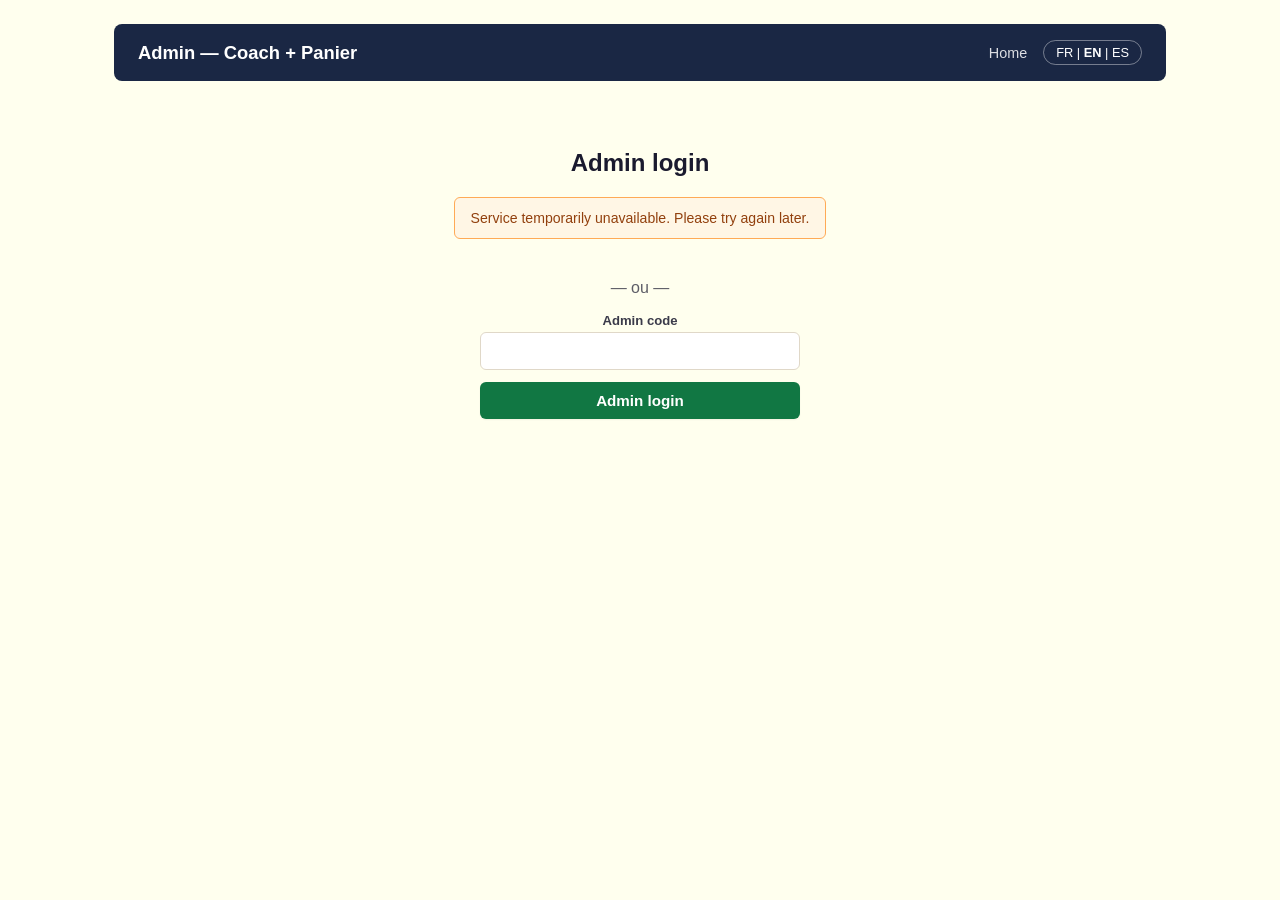
<file: admin/index.html>
<!DOCTYPE html>
<html lang="fr">
<head>
<meta charset="utf-8">
<meta name="viewport" content="width=device-width, initial-scale=1">
<link rel="icon" id="wl-favicon" type="image/svg+xml" href="/shared/icons/default.svg">
<title>Admin</title>
<link rel="stylesheet" href="../shared/ui.css">
</head>
<body>
<div class="wl-app">
  <header class="wl-header">
    <div class="wl-brand">
      <div class="wl-brand-name">Admin — Coach + Panier</div>
    </div>
    <nav class="wl-nav">
      <a href="../" data-i18n="home">Accueil</a>
      <span id="wl-user-info" class="wl-hidden">
        &nbsp;<a href="#" id="wl-signout" data-i18n="sign_out">Déconnexion</a>
      </span>
      <button class="wl-lang-toggle" id="wl-lang-btn" type="button">FR | EN | ES</button>
    </nav>
  </header>

  <section id="wl-signin-section" class="wl-signin-box">
    <h1 data-i18n="admin_login">Connexion admin</h1>
    <div id="wl-gsi-btn"></div>
    <p style="margin-top:24px;opacity:0.7">— ou —</p>
    <form id="wl-code-form" class="wl-form" style="margin:0 auto;max-width:320px">
      <div class="wl-field">
        <label data-i18n="admin_code">Code admin</label>
        <input type="password" name="code" required>
      </div>
      <button type="submit" class="wl-btn wl-btn-block" data-i18n="admin_login">Connexion admin</button>
    </form>
    <div id="wl-signin-error"></div>
  </section>

  <section id="wl-app-section" class="wl-hidden">
    <div class="wl-section">
      <h2 data-i18n="partners">Partenaires</h2>
      <div id="wl-partners-table"></div>
    </div>

    <div class="wl-section">
      <h2 id="wl-partner-form-title" data-i18n="new_partner">Nouveau partenaire</h2>
      <div id="wl-new-partner-result"></div>
      <form id="wl-new-partner-form" class="wl-form">
        <div class="wl-form-grid">
          <div class="wl-field">
            <label data-i18n="sponsor_name">Nom</label>
            <input type="text" name="name" required>
          </div>
          <div class="wl-field">
            <label data-i18n="partner_type_label">Type</label>
            <select name="type" required>
              <option value="both" data-i18n="product_type_both">Coach + Panier</option>
              <option value="coach" data-i18n="product_type_coach_only">Coach seulement</option>
              <option value="panier" data-i18n="product_type_panier_only">Panier seulement</option>
            </select>
          </div>
          <div class="wl-field">
            <label data-i18n="tagline_label_fr">Slogan (français)</label>
            <input type="text" name="tagline_fr" maxlength="120">
          </div>
          <div class="wl-field">
            <label data-i18n="tagline_label_en">Slogan (anglais)</label>
            <input type="text" name="tagline_en" maxlength="120">
          </div>
          <div class="wl-field">
            <label data-i18n="tagline_label_es">Slogan (espagnol)</label>
            <input type="text" name="tagline_es" maxlength="120">
          </div>
          <div class="wl-field full">
            <label data-i18n="sponsor_logo">URL du logo</label>
            <input type="url" name="logo_url">
          </div>
          <div class="wl-field">
            <label data-i18n="primary_color_label">Couleur primaire</label>
            <input type="color" name="primary" value="#117743">
          </div>
          <div class="wl-field">
            <label data-i18n="accent_color_label">Couleur accent</label>
            <input type="color" name="accent" value="#0d5a33">
          </div>
          <div class="wl-field">
            <label data-i18n="dark_color_label">Couleur foncée</label>
            <input type="color" name="dark" value="#1a2744">
          </div>
          <div class="wl-field">
            <label><input type="checkbox" name="demo"> <span data-i18n="demo_label">Démo</span></label>
          </div>
        </div>
        <button type="submit" class="wl-btn" id="wl-partner-submit-btn" data-i18n="create">Créer</button>
        <button type="button" class="wl-btn wl-btn-outline wl-hidden" id="wl-partner-cancel-btn" data-i18n="cancel_edit">Annuler</button>
      </form>
    </div>

    <div class="wl-section">
      <h2 data-i18n="finance">Finances</h2>
      <div id="wl-finance-panel"></div>
    </div>

    <div class="wl-section">
      <h2 data-i18n="sponsors_panel">Commanditaires</h2>
      <div class="wl-field">
        <label data-i18n="partner_label">Partenaire</label>
        <select id="wl-sponsor-partner-select"></select>
      </div>
      <div id="wl-sponsors-table"></div>

      <h3 id="wl-sponsor-form-title" data-i18n="add_sponsor">Ajouter un commanditaire</h3>
      <div id="wl-sponsor-form-result"></div>
      <form id="wl-sponsor-form" class="wl-form">
        <div class="wl-form-grid">
          <div class="wl-field">
            <label data-i18n="sponsor_name">Nom</label>
            <input type="text" name="name" required>
          </div>
          <div class="wl-field full">
            <label data-i18n="sponsor_logo">URL du logo</label>
            <input type="url" name="logo_url">
          </div>
          <div class="wl-field full">
            <label data-i18n="sponsor_message">Message (120 car. max)</label>
            <input type="text" name="message" maxlength="120">
          </div>
          <div class="wl-field">
            <label data-i18n="sponsor_product">Produit</label>
            <select name="product" required>
              <option value="coach" data-i18n="coach_title">Coach</option>
              <option value="panier" data-i18n="panier_title">Panier</option>
            </select>
          </div>
          <div class="wl-field">
            <label data-i18n="sponsor_email">Courriel de facturation</label>
            <input type="email" name="email">
          </div>
          <div class="wl-field">
            <label><input type="checkbox" name="active" checked> <span data-i18n="sponsor_active">Actif</span></label>
          </div>
        </div>
        <button type="submit" class="wl-btn" id="wl-sponsor-submit-btn" data-i18n="create">Créer</button>
        <button type="button" class="wl-btn wl-btn-outline wl-hidden" id="wl-sponsor-cancel-btn" data-i18n="cancel_edit">Annuler</button>
      </form>
    </div>
  </section>
</div>

<script src="../shared/config.js"></script>
<script src="../shared/app.js"></script>
<script>
  WLApp.applyI18n();

  WLApp.initLangToggle(document.getElementById('wl-lang-btn'));

  var signinSection = document.getElementById('wl-signin-section');
  var appSection = document.getElementById('wl-app-section');
  var userInfo = document.getElementById('wl-user-info');
  var adminCode = null;

  document.getElementById('wl-signout').addEventListener('click', function (e) {
    e.preventDefault();
    WLApp.clearToken();
    adminCode = null;
    try { sessionStorage.removeItem('wl_admin_code'); } catch (err) {}
    location.reload();
  });

  function adminHeaders() {
    if (adminCode) return { 'x-admin-code': adminCode };
    return {};
  }

  function loadState() {
    WLApp.api('/admin/state', { headers: adminHeaders() }).then(function (data) {
      signinSection.classList.add('wl-hidden');
      appSection.classList.remove('wl-hidden');
      userInfo.classList.remove('wl-hidden');

      var partners = data.partners || [];
      populateSponsorPartnerSelect(partners);
      var tableEl = document.getElementById('wl-partners-table');
      if (!partners.length) {
        tableEl.innerHTML = '<p>' + WLApp.t('no_plans_yet') + '</p>';
      } else {
        var partnersByCode = {};
        tableEl.innerHTML = '<table class="wl-table"><thead><tr><th>' + WLApp.t('code_label') + '</th><th>' + WLApp.t('sponsor_name') + '</th><th>' + WLApp.t('partner_type_label') + '</th><th>' + WLApp.t('demo_label') + '</th><th>' + WLApp.t('billing_label') + '</th><th>' + WLApp.t('plans_this_month') + '</th><th>' + WLApp.t('estimated_amount') + '</th><th>' + WLApp.t('members') + '</th><th></th></tr></thead></table>';
        var tbody = document.createElement('tbody');
        partners.forEach(function (p) {
          partnersByCode[p.code] = p;
          var month = p.month || {};
          var tr = document.createElement('tr');
          function addTd(text) { var el = document.createElement('td'); el.textContent = text; tr.appendChild(el); }
          // partner name/code/type are admin-submitted API data — always textContent, never innerHTML.
          addTd(p.code);
          addTd(p.name);
          addTd(p.type);
          addTd(p.demo ? 'Oui' : 'Non');
          addTd(p.billing_active ? 'Actif' : 'Inactif');
          addTd(month.plans || 0);
          addTd(WLApp.centsToDollars(month.amount_cents || 0));
          addTd(p.members || 0);
          var actionsTd = document.createElement('td');
          var editBtn = document.createElement('button');
          editBtn.type = 'button';
          editBtn.className = 'wl-btn wl-btn-outline wl-edit-btn';
          editBtn.dataset.code = p.code;
          editBtn.textContent = WLApp.t('edit_partner');
          actionsTd.appendChild(editBtn);
          if (!p.billing_active) {
            actionsTd.appendChild(document.createTextNode(' '));
            var activateBtn = document.createElement('button');
            activateBtn.type = 'button';
            activateBtn.className = 'wl-btn wl-btn-outline wl-activate-btn';
            activateBtn.dataset.code = p.code;
            activateBtn.textContent = WLApp.t('activate_billing');
            actionsTd.appendChild(activateBtn);
          }
          tr.appendChild(actionsTd);
          tbody.appendChild(tr);
        });
        tableEl.querySelector('table').appendChild(tbody);
        tableEl.querySelectorAll('.wl-activate-btn').forEach(function (btn) {
          btn.addEventListener('click', function () {
            var code = btn.getAttribute('data-code');
            var email = prompt('Courriel de facturation pour ' + code + ' :');
            if (!email) return;
            WLApp.api('/admin/billing/activate', { method: 'POST', headers: adminHeaders(), body: { code: code, email: email } })
              .then(function () { loadState(); })
              .catch(function () { alert(WLApp.t('error_generic')); });
          });
        });
        tableEl.querySelectorAll('.wl-edit-btn').forEach(function (btn) {
          btn.addEventListener('click', function () {
            var code = btn.getAttribute('data-code');
            startEditPartner(partnersByCode[code]);
          });
        });
      }
    }).catch(function () {
      var hadCode = !!adminCode;
      WLApp.clearToken();
      adminCode = null;
      try { sessionStorage.removeItem('wl_admin_code'); } catch (e2) {}
      if (hadCode) {
        WLApp.showError(document.getElementById('wl-signin-error'), WLApp.t('invalid_code'));
      }
    });

    WLApp.api('/admin/finance', { headers: adminHeaders() }).then(function (data) {
      var months = data.months || [];
      var financeEl = document.getElementById('wl-finance-panel');
      // month/paid_cents/active_subscriptions are API data - build via DOM, never innerHTML.
      financeEl.innerHTML = '';
      var summary = document.createElement('p');
      summary.appendChild(document.createTextNode(WLApp.t('active_subscriptions_label')));
      var strong = document.createElement('strong');
      strong.textContent = data.active_subscriptions || 0;
      summary.appendChild(strong);
      financeEl.appendChild(summary);
      var table = document.createElement('table');
      table.className = 'wl-table';
      table.innerHTML = '<thead><tr><th>' + WLApp.t('month_label') + '</th><th>' + WLApp.t('paid_label') + '</th></tr></thead>';
      var tbody = document.createElement('tbody');
      months.forEach(function (m) {
        var tr = document.createElement('tr');
        var monthTd = document.createElement('td');
        monthTd.textContent = m.month;
        tr.appendChild(monthTd);
        var paidTd = document.createElement('td');
        paidTd.textContent = WLApp.centsToDollars(m.paid_cents);
        tr.appendChild(paidTd);
        tbody.appendChild(tr);
      });
      table.appendChild(tbody);
      financeEl.appendChild(table);
    }).catch(function () {});
  }

  try {
    var savedCode = sessionStorage.getItem('wl_admin_code');
    if (savedCode) adminCode = savedCode;
  } catch (e) {}

  if (WLApp.getToken() || adminCode) {
    loadState();
  } else {
    WLApp.initGoogleSignIn(document.getElementById('wl-gsi-btn'), function (credential) {
      WLApp.api('/admin/login/google', { method: 'POST', body: { credential: credential } })
        .then(function (data) {
          WLApp.setToken(data.token);
          loadState();
        })
        .catch(function () {
          WLApp.showError(document.getElementById('wl-signin-error'), WLApp.t('error_generic'));
        });
    });

    document.getElementById('wl-code-form').addEventListener('submit', function (e) {
      e.preventDefault();
      adminCode = new FormData(e.target).get('code');
      try { sessionStorage.setItem('wl_admin_code', adminCode); } catch (err) {}
      loadState();
    });
  }

  var editingCode = null;

  function startEditPartner(p) {
    if (!p) return;
    editingCode = p.code;
    var form = document.getElementById('wl-new-partner-form');
    form.name.value = p.name || '';
    form.type.value = p.type || 'both';
    var pTagline = p.tagline_i18n || {};
    form.tagline_fr.value = pTagline.fr || '';
    form.tagline_en.value = pTagline.en || '';
    form.tagline_es.value = pTagline.es || '';
    form.logo_url.value = '';
    form.primary.value = '#117743';
    form.accent.value = '#0d5a33';
    form.dark.value = '#1a2744';
    form.demo.checked = !!p.demo;
    document.getElementById('wl-partner-form-title').textContent =
      (WLApp.lang === 'en' ? 'Edit partner: ' : 'Modifier le partenaire : ') + p.code;
    document.getElementById('wl-partner-submit-btn').textContent = WLApp.t('save');
    document.getElementById('wl-partner-cancel-btn').classList.remove('wl-hidden');
    form.scrollIntoView({ behavior: 'smooth' });
  }

  function resetPartnerForm() {
    editingCode = null;
    document.getElementById('wl-new-partner-form').reset();
    document.getElementById('wl-partner-form-title').textContent = WLApp.t('new_partner');
    document.getElementById('wl-partner-submit-btn').textContent = WLApp.t('create');
    document.getElementById('wl-partner-cancel-btn').classList.add('wl-hidden');
  }

  document.getElementById('wl-partner-cancel-btn').addEventListener('click', resetPartnerForm);

  // ---------- sponsors panel ----------
  var sponsorPartnerSelect = document.getElementById('wl-sponsor-partner-select');
  var editingSponsorId = null;
  var sponsorsByPartnerCache = [];

  function populateSponsorPartnerSelect(partners) {
    var current = sponsorPartnerSelect.value;
    // partner code/name are admin-submitted API data — build options via
    // DOM (createElement/textContent), never innerHTML.
    sponsorPartnerSelect.innerHTML = '';
    partners.forEach(function (p) {
      var opt = document.createElement('option');
      opt.value = p.code;
      opt.textContent = p.code + ' — ' + p.name;
      sponsorPartnerSelect.appendChild(opt);
    });
    if (current && partners.some(function (p) { return p.code === current; })) {
      sponsorPartnerSelect.value = current;
    }
    if (sponsorPartnerSelect.value) loadSponsors(sponsorPartnerSelect.value);
  }

  sponsorPartnerSelect.addEventListener('change', function () {
    if (sponsorPartnerSelect.value) loadSponsors(sponsorPartnerSelect.value);
  });

  function loadSponsors(code) {
    WLApp.api('/admin/sponsors?partner=' + encodeURIComponent(code), { headers: adminHeaders() }).then(function (data) {
      sponsorsByPartnerCache = data.sponsors || [];
      var tableEl = document.getElementById('wl-sponsors-table');
      if (!sponsorsByPartnerCache.length) {
        tableEl.innerHTML = '<p>' + WLApp.t('no_sponsors_yet') + '</p>';
        return;
      }
      tableEl.innerHTML = '<table class="wl-table"><thead><tr><th data-i18n="sponsor_name">Nom</th><th data-i18n="sponsor_product">Produit</th><th data-i18n="sponsor_message">Message</th><th data-i18n="sponsor_active">Actif</th><th></th></tr></thead></table>';
      var sponsorsTbody = document.createElement('tbody');
      sponsorsByPartnerCache.forEach(function (s) {
        // sponsor name/message/product are partner-submitted API data — textContent only, never innerHTML.
        var tr = document.createElement('tr');
        function addTd(text) { var el = document.createElement('td'); el.textContent = text; tr.appendChild(el); }
        addTd(s.name || '');
        addTd(s.product || '');
        addTd(s.message || '');
        addTd(s.active ? 'Oui' : 'Non');
        var actionsTd = document.createElement('td');
        var editBtn = document.createElement('button');
        editBtn.type = 'button';
        editBtn.className = 'wl-btn wl-btn-outline wl-sponsor-edit-btn';
        editBtn.dataset.id = s.id;
        editBtn.textContent = WLApp.t('edit_partner');
        actionsTd.appendChild(editBtn);
        tr.appendChild(actionsTd);
        sponsorsTbody.appendChild(tr);
      });
      tableEl.querySelector('table').appendChild(sponsorsTbody);
      tableEl.querySelectorAll('.wl-sponsor-edit-btn').forEach(function (btn) {
        btn.addEventListener('click', function () {
          var id = btn.getAttribute('data-id');
          var s = sponsorsByPartnerCache.filter(function (x) { return String(x.id) === String(id); })[0];
          startEditSponsor(s);
        });
      });
    }).catch(function () {
      document.getElementById('wl-sponsors-table').innerHTML = '<p>' + WLApp.t('no_sponsors_yet') + '</p>';
    });
  }

  function startEditSponsor(s) {
    if (!s) return;
    editingSponsorId = s.id;
    var form = document.getElementById('wl-sponsor-form');
    form.name.value = s.name || '';
    form.logo_url.value = s.logo_url || '';
    form.message.value = s.message || '';
    form.product.value = s.product || 'coach';
    form.email.value = s.email || '';
    form.active.checked = !!s.active;
    document.getElementById('wl-sponsor-form-title').textContent = WLApp.t('edit_partner') + ': ' + (s.name || '');
    document.getElementById('wl-sponsor-submit-btn').textContent = WLApp.t('save');
    document.getElementById('wl-sponsor-cancel-btn').classList.remove('wl-hidden');
    form.scrollIntoView({ behavior: 'smooth' });
  }

  function resetSponsorForm() {
    editingSponsorId = null;
    document.getElementById('wl-sponsor-form').reset();
    document.getElementById('wl-sponsor-form-title').textContent = WLApp.t('add_sponsor');
    document.getElementById('wl-sponsor-submit-btn').textContent = WLApp.t('create');
    document.getElementById('wl-sponsor-cancel-btn').classList.add('wl-hidden');
  }

  document.getElementById('wl-sponsor-cancel-btn').addEventListener('click', resetSponsorForm);

  document.getElementById('wl-sponsor-form').addEventListener('submit', function (e) {
    e.preventDefault();
    var fd = new FormData(e.target);
    var resultEl = document.getElementById('wl-sponsor-form-result');
    resultEl.innerHTML = '';
    var messageValue = fd.get('message') || '';
    if (messageValue.length > 120) {
      WLApp.showError(resultEl, WLApp.t('sponsor_message_too_long'));
      return;
    }
    var body = {
      partner_code: sponsorPartnerSelect.value,
      name: fd.get('name'),
      logo_url: fd.get('logo_url'),
      message: messageValue,
      product: fd.get('product'),
      email: fd.get('email'),
      active: fd.get('active') === 'on'
    };

    var endpoint = '/admin/sponsor';
    if (editingSponsorId) {
      endpoint = '/admin/sponsor/update';
      body.id = editingSponsorId;
    }

    WLApp.api(endpoint, { method: 'POST', headers: adminHeaders(), body: body })
      .then(function () {
        resultEl.innerHTML = '<div class="wl-alert wl-alert-success">' + WLApp.t('saved') + '</div>';
        resetSponsorForm();
        loadSponsors(sponsorPartnerSelect.value);
      })
      .catch(function () {
        WLApp.showError(resultEl, WLApp.t('error_generic'));
      });
  });

  document.getElementById('wl-new-partner-form').addEventListener('submit', function (e) {
    e.preventDefault();
    var fd = new FormData(e.target);
    var resultEl = document.getElementById('wl-new-partner-result');
    resultEl.innerHTML = '';
    var body = {
      name: fd.get('name'),
      type: fd.get('type'),
      tagline_i18n: { fr: fd.get('tagline_fr') || '', en: fd.get('tagline_en') || '', es: fd.get('tagline_es') || '' },
      logo_url: fd.get('logo_url'),
      colors: { primary: fd.get('primary'), accent: fd.get('accent'), dark: fd.get('dark') },
      demo: fd.get('demo') === 'on'
    };

    if (editingCode) {
      body.code = editingCode;
      WLApp.api('/admin/partner/update', { method: 'POST', headers: adminHeaders(), body: body })
        .then(function () {
          resultEl.innerHTML = '<div class="wl-alert wl-alert-success">' + WLApp.t('saved') + '</div>';
          resetPartnerForm();
          loadState();
        })
        .catch(function () {
          WLApp.showError(resultEl, WLApp.t('error_generic'));
        });
      return;
    }

    WLApp.api('/admin/partner', {
      method: 'POST',
      headers: adminHeaders(),
      body: body
    }).then(function (data) {
      var link = 'https://app.healthyplan.ca/?p=' + encodeURIComponent(data.partner.code);
      // data.partner.code is API data - build the link via DOM, never innerHTML.
      resultEl.innerHTML = '';
      var alertDiv = document.createElement('div');
      alertDiv.className = 'wl-alert wl-alert-success';
      alertDiv.appendChild(document.createTextNode(WLApp.t('link_colon_label')));
      var linkA = document.createElement('a');
      linkA.href = link;
      linkA.target = '_blank';
      linkA.textContent = link;
      alertDiv.appendChild(linkA);
      resultEl.appendChild(alertDiv);
      e.target.reset();
      loadState();
    }).catch(function () {
      WLApp.showError(resultEl, WLApp.t('error_generic'));
    });
  });
</script>
</body>
</html>
</file>
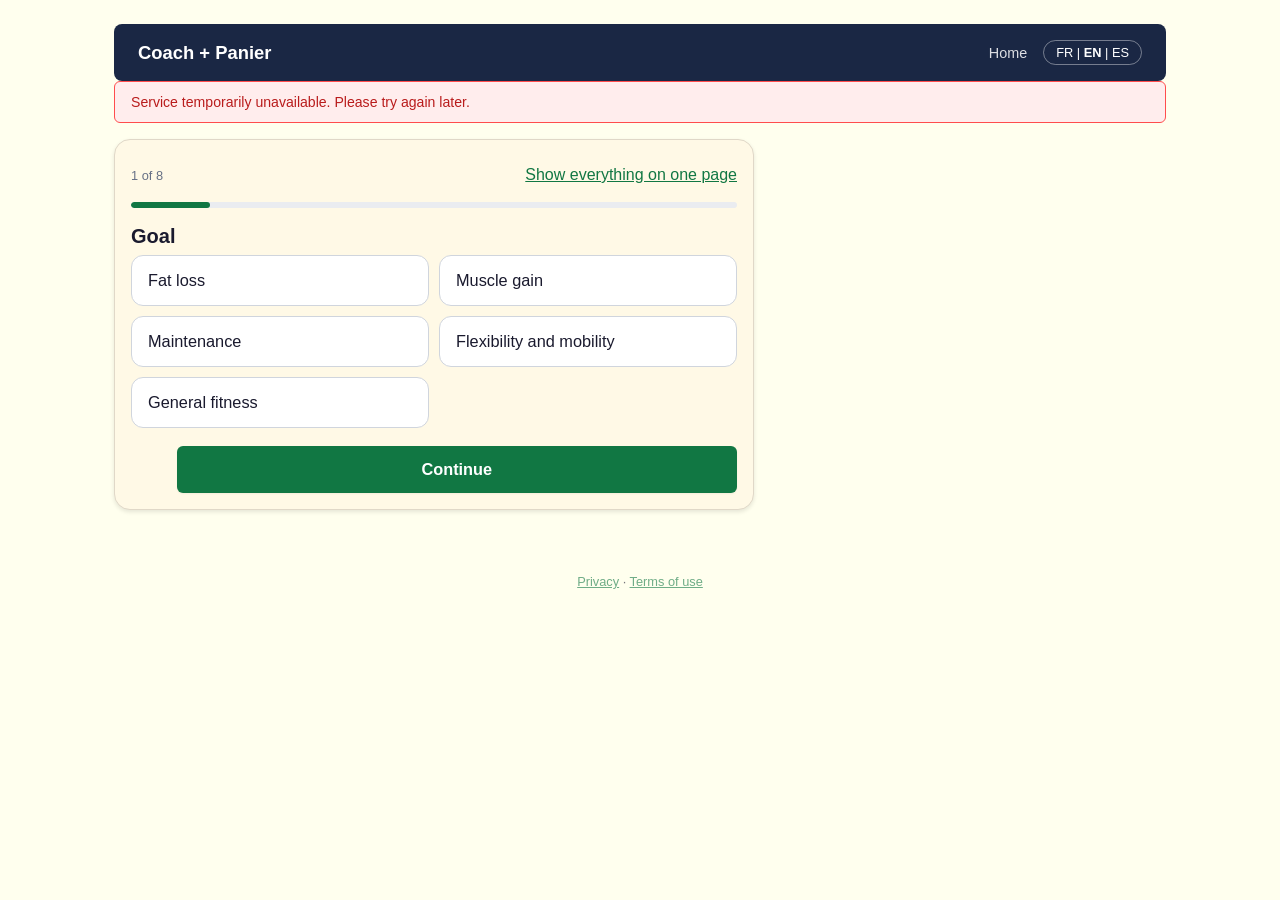
<file: coach/index.html>
<!DOCTYPE html>
<html lang="fr">
<head>
<meta charset="utf-8">
<meta name="viewport" content="width=device-width, initial-scale=1">
<link rel="icon" id="wl-favicon" type="image/svg+xml" href="/shared/icons/gymbro.svg">
<title>GymBro</title>
<meta name="description" content="Votre plan d'entraînement et vos repas, générés pour vous chaque semaine, en moins de 2 minutes.">
<link rel="stylesheet" href="../shared/ui.css">
</head>
<body>
<div class="wl-app">
  <header class="wl-header">
    <div class="wl-brand">
      <img data-brand-logo style="display:none" alt="logo">
      <div>
        <div class="wl-brand-name" data-brand-name>GymBro</div>
      </div>
    </div>
    <nav class="wl-nav">
      <a href="../" data-i18n="home">Accueil</a>
      <span id="wl-user-info" class="wl-hidden">
        <strong id="wl-user-email"></strong>
        &nbsp;·&nbsp;<a href="#" id="wl-signout" data-i18n="sign_out">Déconnexion</a>
      </span>
      <button class="wl-lang-toggle" id="wl-lang-btn" type="button">FR | EN | ES</button>
    </nav>
  </header>

  <div id="wl-config-error"></div>
  <div id="wl-checkout-banner"></div>

  <section id="wl-app-section">
    <div class="wl-thin-bar wl-hidden" id="wl-thin-bar">
      <span><span class="wl-badge" id="wl-tier-badge"></span> <span id="wl-remaining-label"></span></span>
      <button class="wl-link-btn wl-hidden" id="wl-manage-sub-btn" type="button" data-i18n="manage_subscription">Gérer mon abonnement</button>
    </div>

    <div id="wl-return" class="wl-hidden"></div>
    <div id="wl-free-used" class="wl-hidden"></div>
    <div id="wl-terms-gate" class="wl-hidden"></div>
    <div id="wl-form-error"></div>

    <div id="wl-form-section">
      <form id="wl-profile-form" class="wl-form" novalidate>
        <div class="wl-q" data-q="goal" data-type="tap">
          <h3 data-i18n="goal_label">Objectif</h3>
          <div class="wl-field wl-q-native">
            <select name="fitness_goal" required>
              <option value="fat_loss" data-i18n="goal_fat_loss">Perte de gras</option>
              <option value="muscle_gain" data-i18n="goal_muscle_gain">Gain musculaire</option>
              <option value="maintenance" data-i18n="goal_maintenance">Maintien</option>
              <option value="flexibility" data-i18n="goal_flexibility">Flexibilité et mobilité</option>
              <option value="general_health" data-i18n="goal_general_health">Forme générale</option>
            </select>
          </div>
        </div>

        <div class="wl-q" data-q="place" data-type="tap">
          <h3 data-i18n="training_location_label">Où vous entraînez-vous ?</h3>
          <div class="wl-field wl-q-native">
            <select name="training_location" required>
              <option value="gym" data-i18n="place_gym">Au gym</option>
              <option value="home_equipment" data-i18n="place_home_equipment">À la maison, avec haltères</option>
              <option value="home_none" data-i18n="place_home_none">À la maison, sans équipement</option>
              <option value="outdoor" data-i18n="place_outdoor">Dehors</option>
            </select>
          </div>
        </div>

        <div class="wl-q" data-q="level" data-type="tap">
          <h3 data-i18n="level_label">Niveau</h3>
          <div class="wl-field wl-q-native">
            <select name="experience_level" required>
              <option value="beginner" data-i18n="level_beginner">Débutant</option>
              <option value="intermediate" data-i18n="level_intermediate">Intermédiaire</option>
              <option value="advanced" data-i18n="level_advanced">Avancé</option>
            </select>
          </div>
        </div>

        <div class="wl-q" data-q="days" data-type="chips">
          <h3 data-i18n="days_per_week_label">Jours par semaine</h3>
          <div class="wl-field"><input type="number" name="days_per_week" required min="1" max="7" data-quick="2,3,4,5,6" inputmode="numeric"></div>
        </div>

        <div class="wl-q" data-q="body" data-type="text">
          <h3 data-i18n="body_title">Vos mesures</h3>
          <div class="wl-form-grid">
            <div class="wl-field"><label data-i18n="height_label">Taille (cm)</label><input type="number" name="height_cm" required min="100" max="250" inputmode="numeric"></div>
            <div class="wl-field"><label data-i18n="weight_label">Poids (kg)</label><input type="number" name="weight_kg" required min="30" max="300" step="0.1" inputmode="decimal"></div>
            <div class="wl-field"><label data-i18n="age_label">Âge</label><input type="number" name="age" required min="18" max="100" inputmode="numeric"></div>
            <div class="wl-field"><label data-i18n="gender_label">Sexe</label>
              <select name="gender" required>
                <option value="male" data-i18n="gender_male">Homme</option>
                <option value="female" data-i18n="gender_female">Femme</option>
                <option value="other" data-i18n="gender_other">Autre</option>
              </select>
            </div>
            <div class="wl-field wl-hidden" id="wl-pregnant-field">
              <label class="wl-choice"><input type="checkbox" name="pregnant" value="1"> <span data-i18n="pregnant_label">Je suis enceinte</span></label>
            </div>
            <div class="wl-field"><label data-i18n="target_weight_label">Poids cible (kg)</label><input type="number" name="target_weight_kg" min="30" max="300" step="0.1" inputmode="decimal"></div>
            <div class="wl-field"><label data-i18n="first_name_label">Prénom</label><input type="text" name="first_name" maxlength="40" autocomplete="given-name"></div>
          </div>
        </div>

        <div class="wl-q" data-q="injuries" data-type="text" data-optional>
          <h3 data-i18n="injuries_title">Blessures ou douleurs à ménager</h3>
          <div id="wl-injuries"></div>
          <button type="button" class="wl-btn wl-btn-outline" id="wl-add-injury" data-i18n="add_injury">+ Ajouter une blessure</button>
        </div>

        <div class="wl-q" data-q="food" data-type="checks" data-optional>
          <h3 data-i18n="allergies_label_coach">Allergies</h3>
          <div class="wl-field full">
            <div class="wl-choices" id="wl-allergies"></div>
            <span class="wl-muted" data-i18n="allergy_check_label"></span>
          </div>
          <div class="wl-field full">
            <label data-i18n="diet_label">Régime alimentaire</label>
            <div class="wl-choices" id="wl-diet"></div>
          </div>
          <div class="wl-field">
            <label data-i18n="weekly_food_budget_label">Budget épicerie / semaine</label>
            <input type="number" name="weekly_food_budget" min="0" step="1" inputmode="numeric">
          </div>
        </div>

        <div class="wl-q" data-q="location" data-type="location">
          <h3 data-i18n="postal_label">Code postal</h3>
          <p class="wl-q-help" data-i18n="coach_location_why"></p>
          <button type="button" class="wl-btn wl-btn-outline wl-btn-block" id="wl-geo-btn" data-i18n="use_my_location">Utiliser ma position</button>
          <div id="wl-geo-msg" style="margin-top:6px"></div>
          <div class="wl-location-row" style="margin-top:10px">
            <div class="wl-field"><label data-i18n="postal_label">Code postal</label><input type="text" name="postal_code" id="wl-postal-input" required autocomplete="postal-code"></div>
            <div class="wl-field"><label data-i18n="city_label">Ville</label><input type="text" name="city" id="wl-city-input" maxlength="80" autocomplete="address-level2"></div>
            <div class="wl-field wl-hidden" id="wl-country-field">
              <label data-i18n="country_label">Pays</label>
              <select name="country" id="wl-country-select"></select>
              <span class="wl-country-hint wl-hidden" id="wl-country-hint" data-i18n="country_other_hint"></span>
            </div>
            <div class="wl-field"><label data-i18n="nearest_gym_label">Gym le plus proche</label><input type="text" name="nearest_gym" data-i18n-placeholder="nearest_gym_placeholder"></div>
          </div>
        </div>

        <div class="wl-q wl-hidden" data-q="photo" data-type="text" data-optional id="wl-photo-q">
          <h3 data-i18n="photo_label">Photo (facultatif)</h3>
          <p class="wl-q-help" data-i18n="photo_hint"></p>
          <div class="wl-photo-btns">
            <label class="wl-btn wl-btn-outline"><span data-i18n="photo_take">Prendre une photo</span><input type="file" name="photo_camera" accept="image/*" capture="environment"></label>
            <label class="wl-btn wl-btn-outline"><span data-i18n="photo_pick">Choisir une photo</span><input type="file" name="photo" accept="image/jpeg,image/png,image/webp"></label>
          </div>
          <div class="wl-photo-name" id="wl-photo-name" data-i18n="photo_none">Aucune photo (facultatif)</div>
          <p class="wl-muted" data-i18n="privacy_note_coach"></p>
        </div>
        <button type="submit" class="wl-btn" id="wl-generate-btn" data-i18n="generate_plan">Générer mon plan</button>
      </form>
    </div>

    <div id="wl-email-step" class="wl-hidden"></div>
    <div id="wl-progress" class="wl-hidden"></div>
    <div id="wl-result" class="wl-hidden"></div>

    <div class="wl-section wl-hidden" id="wl-tier-section">
      <div class="wl-card wl-upgrade-card" id="wl-upgrade-card">
        <h3 data-i18n="plan_single_title">Un seul abonnement : GymBro + Panier</h3>
        <p class="wl-muted" data-i18n="plan_single_body"></p>
        <p class="wl-tier-price" id="wl-upgrade-price"></p>
        <button class="wl-btn" id="wl-upgrade-btn" type="button" data-i18n="become_member">Devenir membre</button>
      </div>
    </div>

    <div class="wl-section wl-hidden" id="wl-plans-section">
      <h2 data-i18n="my_plans">Mes plans</h2>
      <div id="wl-plans-list"></div>
      <p class="wl-home-hint" data-i18n="home_hint"></p>
    </div>
    <div class="wl-section wl-hidden" id="wl-account"></div>
  </section>
  <footer class="wl-footer wl-legal-footer">
    <a href="../confidentialite/" data-i18n="privacy_link">Confidentialité</a> · <a href="../conditions/" data-i18n="terms_link">Conditions d'utilisation</a>
  </footer>
</div>

<script src="../shared/config.js"></script>
<script src="../shared/brand.js"></script>
<script src="../shared/app.js"></script>
<script src="../shared/flow.js"></script>
<script>
(function () {
  var A = WLApp, F = WLFlow, esc = A.escapeHtml;
  var PRODUCT = 'coach';
  A.addDict({ fr: { body_title: 'Vos mesures' }, en: { body_title: 'Your measurements' }, es: { body_title: 'Tus medidas' } });
  A.applyI18n();
  A.initManifest();
  A.renderChoices(document.getElementById('wl-allergies'), A.allergyIds, 'allergy_', 'allergies');
  A.renderChoices(document.getElementById('wl-diet'), A.dietIds, 'diet_', 'diet');
  A.initLangToggle(document.getElementById('wl-lang-btn'), { postPreference: true });

  var el = function (id) { return document.getElementById(id); };
  var form = el('wl-profile-form');
  var me = null;
  var siteConfig = null;

  // ---- injuries ----
  var ZONES = ['neck', 'left_shoulder', 'right_shoulder', 'upper_back', 'lower_back', 'left_hip', 'right_hip', 'left_knee', 'right_knee', 'left_ankle', 'right_ankle', 'left_wrist', 'right_wrist', 'left_elbow', 'right_elbow', 'chest', 'abdomen', 'other'];
  var injuriesEl = el('wl-injuries');
  function addInjuryRow(inj) {
    if (injuriesEl.children.length >= 5) return;
    var row = document.createElement('div');
    row.className = 'wl-injury-row';
    row.innerHTML =
      '<div class="wl-field"><label>' + esc(A.t('injury_zone_label')) + '</label><select class="wl-inj-zone">' + ZONES.map(function (z) { return '<option value="' + z + '">' + esc(A.t('zone_' + z)) + '</option>'; }).join('') + '</select></div>' +
      '<div class="wl-field"><label>' + esc(A.t('injury_severity_label')) + '</label><select class="wl-inj-sev">' + ['mild', 'moderate', 'severe'].map(function (v) { return '<option value="' + v + '">' + esc(A.t('severity_' + v)) + '</option>'; }).join('') + '</select></div>' +
      '<div class="wl-field"><input type="text" class="wl-inj-desc" maxlength="200" placeholder="' + esc(A.t('injury_desc_placeholder')) + '"></div>' +
      '<button type="button" class="wl-link-btn wl-inj-remove">' + esc(A.t('remove_label')) + '</button>';
    if (inj) {
      row.querySelector('.wl-inj-zone').value = ZONES.indexOf(inj.body_zone) !== -1 ? inj.body_zone : 'other';
      if (inj.severity) row.querySelector('.wl-inj-sev').value = inj.severity;
      row.querySelector('.wl-inj-desc').value = inj.description || '';
    }
    row.querySelector('.wl-inj-remove').addEventListener('click', function () { row.remove(); });
    injuriesEl.appendChild(row);
  }
  el('wl-add-injury').addEventListener('click', function () { addInjuryRow(null); });
  function readInjuries() {
    return Array.prototype.slice.call(injuriesEl.querySelectorAll('.wl-injury-row')).map(function (row) {
      var d = row.querySelector('.wl-inj-desc').value.trim().slice(0, 200);
      var inj = { body_zone: row.querySelector('.wl-inj-zone').value, severity: row.querySelector('.wl-inj-sev').value };
      if (d) inj.description = d;
      return inj;
    });
  }
  var genderSelect = form.querySelector('select[name=gender]');
  function togglePregnant() { el('wl-pregnant-field').classList.toggle('wl-hidden', genderSelect.value !== 'female'); }
  genderSelect.addEventListener('change', togglePregnant);
  togglePregnant();

  // ---- location ----
  var countrySelect = el('wl-country-select');
  countrySelect.innerHTML = A.countries.map(function (c) { return '<option value="' + c[0] + '">' + esc(c[1]) + '</option>'; }).join('');
  countrySelect.value = 'CA';
  var countryHint = el('wl-country-hint');
  countrySelect.addEventListener('change', function () { countryHint.classList.toggle('wl-hidden', countrySelect.value !== ''); });
  var postalInput = el('wl-postal-input');
  var cityInput = el('wl-city-input');
  var countryField = el('wl-country-field');
  function checkPostal() {
    if (postalInput.value && !A.looksLikeCaOrUs(postalInput.value)) countryField.classList.remove('wl-hidden');
    else { countryField.classList.add('wl-hidden'); countryHint.classList.add('wl-hidden'); }
  }
  postalInput.addEventListener('input', checkPostal);
  postalInput.addEventListener('blur', checkPostal);
  var geoMsg = el('wl-geo-msg');
  el('wl-geo-btn').addEventListener('click', function () {
    geoMsg.innerHTML = '<span class="wl-muted">' + esc(A.t('locating')) + '</span>';
    A.getPosition()
      .then(function (pt) { return A.api('/geo/reverse', { method: 'POST', body: { lat: pt.lat, lng: pt.lng, language: A.lang, partner: A.getPartner() } }); })
      .then(function (geo) {
        if (geo.postal_code) postalInput.value = geo.postal_code;
        if (geo.city) cityInput.value = geo.city;
        checkPostal();
        geoMsg.innerHTML = '<div class="wl-alert wl-alert-success">' + esc(A.tf('location_found', { place: [geo.city, geo.postal_code].filter(Boolean).join(', ') })) + '</div>';
        wiz.reply('location', A.tf('location_found', { place: [geo.city, geo.postal_code].filter(Boolean).join(', ') }));
      })
      .catch(function () { geoMsg.innerHTML = '<div class="wl-alert wl-alert-warn">' + esc(A.t('location_denied')) + '</div>'; postalInput.focus(); });
  });

  // ---- photo (members): camera or gallery, one file wins ----
  var photoFile = null;
  ['photo_camera', 'photo'].forEach(function (name) {
    form.elements[name].addEventListener('change', function () {
      var f = this.files && this.files[0];
      if (f) { photoFile = f; el('wl-photo-name').textContent = f.name + ' (' + Math.round(f.size / 1024) + ' KB)'; }
    });
  });

  var wiz = F.wizard(form, {});

  // ---- profile <-> form ----
  function profileFromForm() {
    var fd = new FormData(form);
    var p = {
      first_name: fd.get('first_name') || undefined,
      pregnant: fd.get('gender') === 'female' && form.elements.pregnant.checked ? true : undefined,
      height_cm: Number(fd.get('height_cm')),
      weight_kg: Number(fd.get('weight_kg')),
      age: Number(fd.get('age')),
      gender: fd.get('gender'),
      fitness_goal: fd.get('fitness_goal'),
      days_per_week: Number(fd.get('days_per_week')),
      target_weight_kg: fd.get('target_weight_kg') ? Number(fd.get('target_weight_kg')) : undefined,
      weekly_food_budget: fd.get('weekly_food_budget') ? Number(fd.get('weekly_food_budget')) : undefined,
      postal_code: fd.get('postal_code'),
      country: countryField.classList.contains('wl-hidden') ? undefined : fd.get('country'),
      city: fd.get('city') || undefined,
      nearest_gym: fd.get('nearest_gym') || undefined,
      training_location: fd.get('training_location'),
      experience_level: fd.get('experience_level'),
      allergies: A.checkedValues(el('wl-allergies')),
      diet: A.checkedValues(el('wl-diet')),
      language: A.lang,
      injuries: readInjuries(),
      diet_restrictions: []
    };
    Object.keys(p).forEach(function (k) { if (p[k] === undefined) delete p[k]; });
    return p;
  }
  function fillForm(profile) {
    if (!profile) return;
    ['first_name', 'height_cm', 'weight_kg', 'age', 'gender', 'fitness_goal', 'days_per_week', 'target_weight_kg', 'weekly_food_budget', 'postal_code', 'city', 'nearest_gym', 'training_location', 'experience_level'].forEach(function (k) {
      if (profile[k] === undefined || profile[k] === null) return;
      if (form.elements[k]) form.elements[k].value = profile[k];
    });
    if (profile.country) countrySelect.value = profile.country;
    injuriesEl.innerHTML = '';
    if (Array.isArray(profile.injuries)) profile.injuries.slice(0, 5).forEach(addInjuryRow);
    A.setChecked(el('wl-allergies'), profile.allergies);
    A.setChecked(el('wl-diet'), profile.diet);
    form.elements.pregnant.checked = profile.pregnant === true;
    togglePregnant();
    checkPostal();
    wiz.sync();
  }

  function showOnly(ids) {
    ['wl-form-section', 'wl-email-step', 'wl-progress', 'wl-result', 'wl-return', 'wl-free-used'].forEach(function (id) { el(id).classList.toggle('wl-hidden', ids.indexOf(id) === -1); });
  }

  // ---- generation: save the profile, then the plan as a background job ----
  function generate(profile, opts) {
    opts = opts || {};
    el('wl-form-error').innerHTML = '';
    showOnly(['wl-progress']);
    var canPhoto = me && me.limits && me.limits.photoScan;
    return F.generateWithProgress(el('wl-progress'), PRODUCT, {
      path: '/coach/generate',
      withPhoto: Boolean(opts.photo && canPhoto),
      before: function () { return A.api('/coach/profile', { method: 'POST', body: profile }); },
      build: function () {
        var fd = new FormData();
        if (opts.photo && canPhoto) fd.append('photo', opts.photo);
        fd.append('language', A.lang);
        fd.append('async', '1');
        fd.append('return_url', F.returnUrl());
        if (profile.postal_code) fd.append('postal_code', profile.postal_code);
        if (profile.country) fd.append('country', profile.country);
        return { formData: fd, withPhoto: Boolean(opts.photo && canPhoto) };
      }
    })
      .then(function (res) {
        F.clearDraft(PRODUCT);
        showOnly(['wl-result']);
        F.renderCoachResult(el('wl-result'), res, { sent: true, photoLost: opts.photoLost });
        window.scrollTo({ top: el('wl-result').offsetTop - 12, behavior: 'smooth' });
        loadPlans();
        refreshMe();
      })
      .catch(function (err) {
        var code = err && err.data && err.data.error;
        showOnly(code === 'quota_exceeded' ? ['wl-free-used', 'wl-form-section'] : ['wl-form-section']);
        if (code === 'quota_exceeded' || code === 'terms_required') refreshMe();
        A.showError(el('wl-form-error'), esc(code === 'job_lost' ? A.t('job_lost') : A.genErrorMessage(err)));
        window.scrollTo({ top: 0, behavior: 'smooth' });
      });
  }

  form.addEventListener('submit', function (e) {
    e.preventDefault();
    if (!form.checkValidity()) { form.reportValidity(); return; }
    var profile = profileFromForm();
    if (A.getToken()) { generate(profile, { photo: photoFile }); return; }
    F.saveDraft(PRODUCT, { payload: profile });
    showOnly(['wl-email-step']);
    F.emailStep(el('wl-email-step'), {
      product: PRODUCT, nudge: false,
      draft: function () { return { payload: profile, pending: true, hadPhoto: Boolean(photoFile) }; },
      onSignedIn: function (user) { afterSignIn(user); refreshMe().then(function () { generate(profile, { photo: photoFile }); }); }
    });
    window.scrollTo({ top: el('wl-email-step').offsetTop - 12, behavior: 'smooth' });
  });

  // ---- signed-in chrome ----
  function startCheckout() {
    var ret = location.origin + location.pathname + '?checkout=success' + (A.getPartner() && !A.hostPartner() ? '&p=' + encodeURIComponent(A.getPartner()) : '');
    A.api('/billing/checkout', { method: 'POST', body: { plan: 'bundle', success_url: ret, cancel_url: location.origin + location.pathname } })
      .then(function (d) { if (d.url) location.href = d.url; })
      .catch(function (err) { A.showError(el('wl-form-error'), A.genErrorMessage(err)); if (err && err.data && err.data.error === 'already_member') refreshMe(); });
  }
  el('wl-upgrade-btn').addEventListener('click', startCheckout);
  el('wl-manage-sub-btn').addEventListener('click', function () {
    A.api('/billing/portal', { method: 'POST', body: { return_url: location.href } }).then(function (d) { if (d.url) location.href = d.url; }).catch(function () {});
  });
  el('wl-signout').addEventListener('click', function (e) { e.preventDefault(); F.clearDraft(PRODUCT); A.signOut(); });

  function applyTierUI(m) {
    me = m;
    var tier = m.tier || 'free';
    var remaining = m.remaining || {};
    el('wl-thin-bar').classList.remove('wl-hidden');
    el('wl-tier-badge').textContent = A.t('your_tier') + ': ' + (tier === 'member' ? A.t('tier_member') : A.t('tier_free'));
    // The photo question follows the photo allowance (members, or everyone
    // while the service is free), not the tier name.
    var canPhotoNow = m.limits ? Boolean(m.limits.photoScan) : tier === 'member';
    el('wl-photo-q').classList.toggle('wl-hidden', !canPhotoNow);
    var periodKey = m.free_cadence === 'week' ? 'plans_remaining_week' : 'plans_remaining_month';
    if (tier === 'member') {
      var n = remaining.today !== undefined ? remaining.today : remaining.month;
      el('wl-remaining-label').textContent = n !== undefined ? n + ' ' + (remaining.today !== undefined ? A.t('plans_remaining_today') : A.t('plans_remaining_month')) : '';
      el('wl-manage-sub-btn').classList.remove('wl-hidden');
      el('wl-tier-section').classList.add('wl-hidden');
    } else {
      el('wl-remaining-label').textContent = remaining.month !== undefined ? A.remainingLabel(remaining.month, periodKey) : '';
      el('wl-manage-sub-btn').classList.add('wl-hidden');
      el('wl-tier-section').classList.remove('wl-hidden');
      if (m.free_only || A.isFreeOnly(siteConfig)) {
        // Free-only mode: nothing to buy — the Soutenir block takes the card's place.
        A.supportBlock(el('wl-upgrade-card'), siteConfig && siteConfig.donations ? siteConfig : { donations: m.donations });
      } else {
        el('wl-upgrade-price').textContent = (siteConfig && siteConfig.member_price_label) || '';
        el('wl-upgrade-btn').textContent = A.planCta(siteConfig);
      }
    }
    var used = tier !== 'member' && remaining.month === 0;
    if (used) F.freeUsedCard(el('wl-free-used'), m); else el('wl-free-used').classList.add('wl-hidden');
  }
  function refreshMe() {
    return A.api('/me').then(function (d) { applyTierUI(d); A.termsGate(d, el('wl-terms-gate'), null); return d; }).catch(function () { return null; });
  }
  function afterSignIn(user) {
    el('wl-user-info').classList.remove('wl-hidden');
    el('wl-user-email').textContent = (user && user.email) || '';
    el('wl-plans-section').classList.remove('wl-hidden');
    el('wl-account').classList.remove('wl-hidden');
  }
  function loadPlans() {
    var listEl = el('wl-plans-list');
    A.api('/plans').then(function (data) {
      var plans = (data.plans || []).filter(function (p) { return p.product === 'coach'; });
      if (!plans.length) { listEl.innerHTML = '<p class="wl-muted">' + esc(A.t('no_plans_yet')) + '</p>'; return; }
      listEl.innerHTML = '';
      var ul = document.createElement('ul'); ul.className = 'wl-stops';
      plans.forEach(function (p) {
        var li = document.createElement('li');
        var head = document.createElement('div'); head.className = 'wl-stop-head';
        var left = document.createElement('span'); left.textContent = A.formatDate(p.created_at) + (p.summary && p.summary.today ? ' · ' + A.tf('res_today', { day: p.summary.today }) : '');
        var a = document.createElement('a'); a.href = '#'; a.textContent = A.t('open_pdf');
        a.addEventListener('click', function (e) { e.preventDefault(); A.openPlan(p.id); });
        head.appendChild(left); head.appendChild(a); li.appendChild(head); ul.appendChild(li);
      });
      listEl.appendChild(ul);
    }).catch(function () { listEl.innerHTML = '<p class="wl-muted">' + esc(A.t('no_plans_yet')) + '</p>'; });
  }

  // ---- boot ----
  A.fetchConfig().then(function (c) { siteConfig = c; applyBrand(c); if (me) applyTierUI(me); }).catch(function () { A.showError(el('wl-config-error'), A.t('service_unavailable')); });

  if (F.qp('checkout') === 'success') {
    var banner = el('wl-checkout-banner');
    F.dropParams(['checkout']);
    if (A.getToken()) {
      banner.innerHTML = '<div class="wl-alert wl-alert-success">' + esc(A.t('checkout_activating')) + '</div>';
      A.pollForMembership(function (u) { if (u.tier === 'member') { banner.innerHTML = '<div class="wl-alert wl-alert-success">' + esc(A.t('checkout_thanks')) + '</div>'; refreshMe(); } });
    }
  }

  F.handleMagicLink(PRODUCT).then(function () {
    if (!A.getToken() && F.qp('plan') && F.qp('k')) {
      // The one-tap link was already used (other device, double tap): the
      // plan itself still opens from its key, with the e-mail box below.
      return F.planByKey().then(function (p) {
        if (!p) return;
        F.dropParams(['plan', 'k']);
        showOnly(['wl-result', 'wl-email-step']);
        F.renderCoachResult(el('wl-result'), { plan_id: p.id, pdf_key: p.pdf_key, summary: p.summary }, {});
        F.signInAgain(el('wl-email-step'), PRODUCT, ['wl-form-section']);
      });
    }
    if (!A.getToken()) {
      var d = F.loadDraft(PRODUCT); if (d && d.payload) fillForm(d.payload);
      F.signInAgain(el('wl-email-step'), PRODUCT, ['wl-form-section']);
      return;
    }
    return A.api('/me').then(function (data) {
      afterSignIn(data.user);
      applyTierUI(data);
      A.termsGate(data, el('wl-terms-gate'), null);
      A.accountSection(el('wl-account'), data);
      loadPlans();
      var profile = (data.user || data).profile || {};
      var complete = data.profile_complete && data.profile_complete.coach;
      if (complete) fillForm(profile);
      var draft = F.loadDraft(PRODUCT);
      var planId = F.qp('plan');
      if (draft && draft.payload && draft.pending && draft.at && Date.now() - draft.at < 3 * 3600 * 1000) {
        fillForm(draft.payload);
        F.clearDraft(PRODUCT);
        generate(draft.payload, { photoLost: Boolean(draft.hadPhoto) });
        return;
      }
      if (planId) {
        F.dropParams(['plan', 'k']);
        return A.api('/plans/' + encodeURIComponent(planId)).then(function (p) {
          showOnly(['wl-result']);
          F.renderCoachResult(el('wl-result'), { plan_id: p.id, pdf_key: p.pdf_key, summary: Object.assign({}, p.summary && p.summary.transformation || {}, p.summary || {}), checks: p.summary && p.summary.checks }, {});
          if (complete) F.returnCard(el('wl-return'), { product: PRODUCT, onRedo: function () { generate(profileFromForm(), { photo: photoFile }); }, onEdit: function () { showOnly(['wl-form-section']); wiz.restart(); } });
        }).catch(function () { showOnly(['wl-form-section']); });
      }
      if (complete) {
        showOnly(['wl-return']);
        F.returnCard(el('wl-return'), { product: PRODUCT, onRedo: function () { generate(profileFromForm(), { photo: photoFile }); }, onEdit: function () { showOnly(['wl-form-section']); wiz.restart(); } });
        if (data.tier !== 'member' && data.remaining && data.remaining.month === 0) el('wl-free-used').classList.remove('wl-hidden');
      }
    }).catch(function () { A.clearToken(); });
  });
})();
</script>
</body>
</html>
</file>
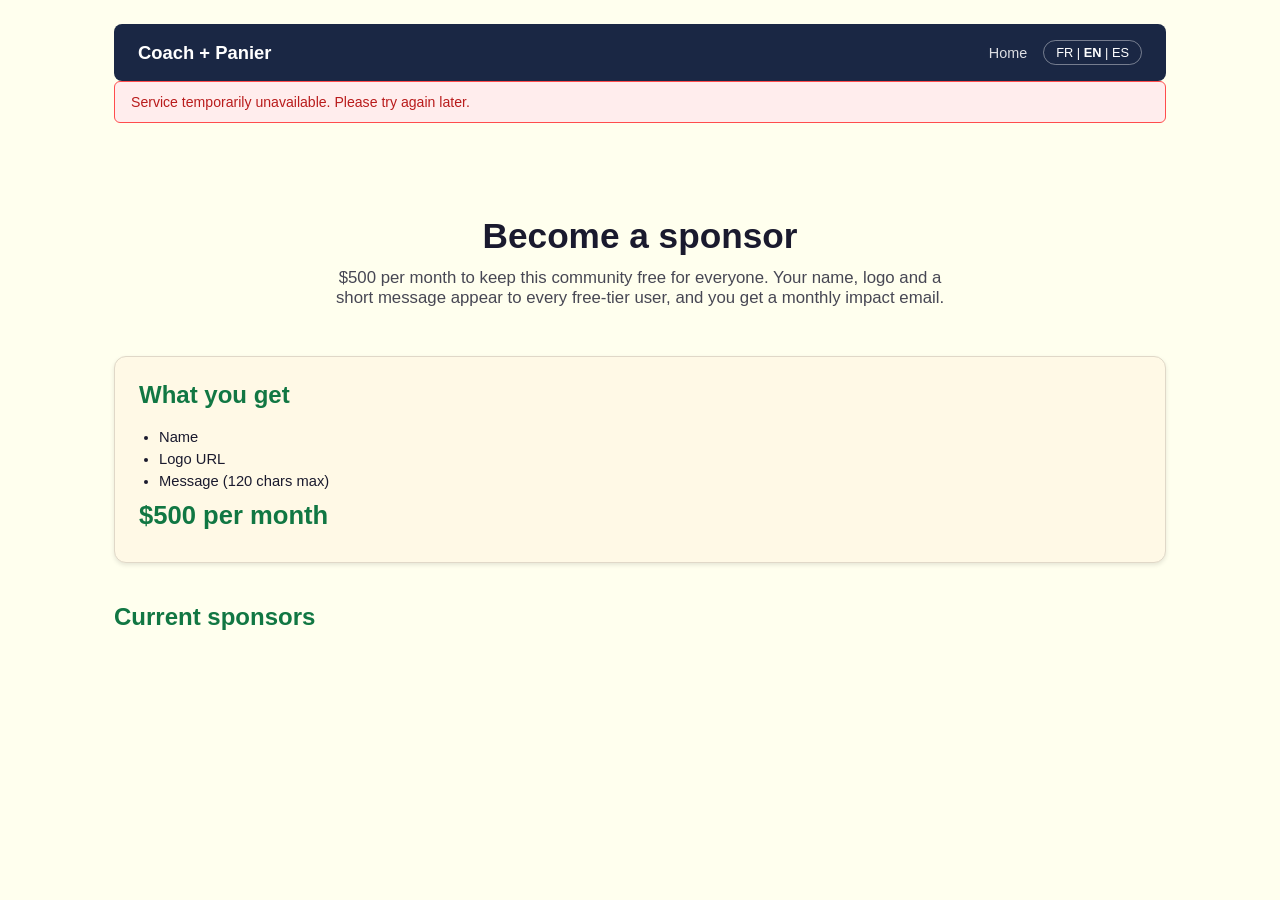
<file: commanditaires/index.html>
<!DOCTYPE html>
<html lang="fr">
<head>
<meta charset="utf-8">
<meta name="viewport" content="width=device-width, initial-scale=1">
<link rel="icon" id="wl-favicon" type="image/svg+xml" href="/shared/icons/default.svg">
<title>Commanditaires</title>
<link rel="stylesheet" href="../shared/ui.css">
</head>
<body>
<div class="wl-app">
  <header class="wl-header">
    <div class="wl-brand">
      <img data-brand-logo style="display:none" alt="logo">
      <div>
        <div class="wl-brand-name" data-brand-name></div>
      </div>
    </div>
    <nav class="wl-nav">
      <a href="../" data-i18n="home">Accueil</a>
      <button class="wl-lang-toggle" id="wl-lang-btn" type="button">FR | EN | ES</button>
    </nav>
  </header>

  <div id="wl-config-error"></div>

  <section class="wl-hero">
    <h1 data-i18n="sponsor_pitch_title">Devenez commanditaire</h1>
    <p data-i18n="sponsor_pitch_body">500 $ par mois pour soutenir cette communauté gratuitement pour tous.</p>
  </section>

  <section class="wl-card">
    <h2 data-i18n="sponsor_pitch_gets_title">Ce que vous recevez</h2>
    <ul>
      <li data-i18n="sponsor_name">Nom</li>
      <li data-i18n="sponsor_logo">URL du logo</li>
      <li data-i18n="sponsor_message">Message (120 car. max)</li>
    </ul>
    <p class="wl-tier-price" data-i18n="sponsor_price_500">500 $ par mois</p>
    <a id="wl-contact-btn" class="wl-btn wl-hidden" href="#" data-i18n="contact_us">Nous joindre</a>
  </section>

  <section class="wl-section">
    <h2 data-i18n="current_sponsors">Commanditaires actuels</h2>
    <div id="wl-sponsors-strip" class="wl-sponsors-strip"></div>
  </section>
</div>

<script src="../shared/config.js"></script>
<script src="../shared/brand.js"></script>
<script src="../shared/app.js"></script>
<script>
  WLApp.applyI18n();

  WLApp.initLangToggle(document.getElementById('wl-lang-btn'));


  WLApp.fetchConfig().then(function (config) {
    applyBrand(config);

    if (config.contact_email) {
      var btn = document.getElementById('wl-contact-btn');
      btn.href = 'mailto:' + config.contact_email;
      btn.classList.remove('wl-hidden');
    }

    var product = config.type === 'panier' ? 'panier' : 'coach';
    var params = new URLSearchParams();
    if (WLApp.getPartner()) params.set('partner', WLApp.getPartner());
    params.set('product', product);
    WLApp.api('/sponsors?' + params.toString()).then(function (data) {
      WLApp.renderSponsors(document.getElementById('wl-sponsors-strip'), data.sponsors || []);
    }).catch(function () {});
  }).catch(function () {
    WLApp.showError(document.getElementById('wl-config-error'), WLApp.t('service_unavailable'));
  });
</script>
</body>
</html>
</file>
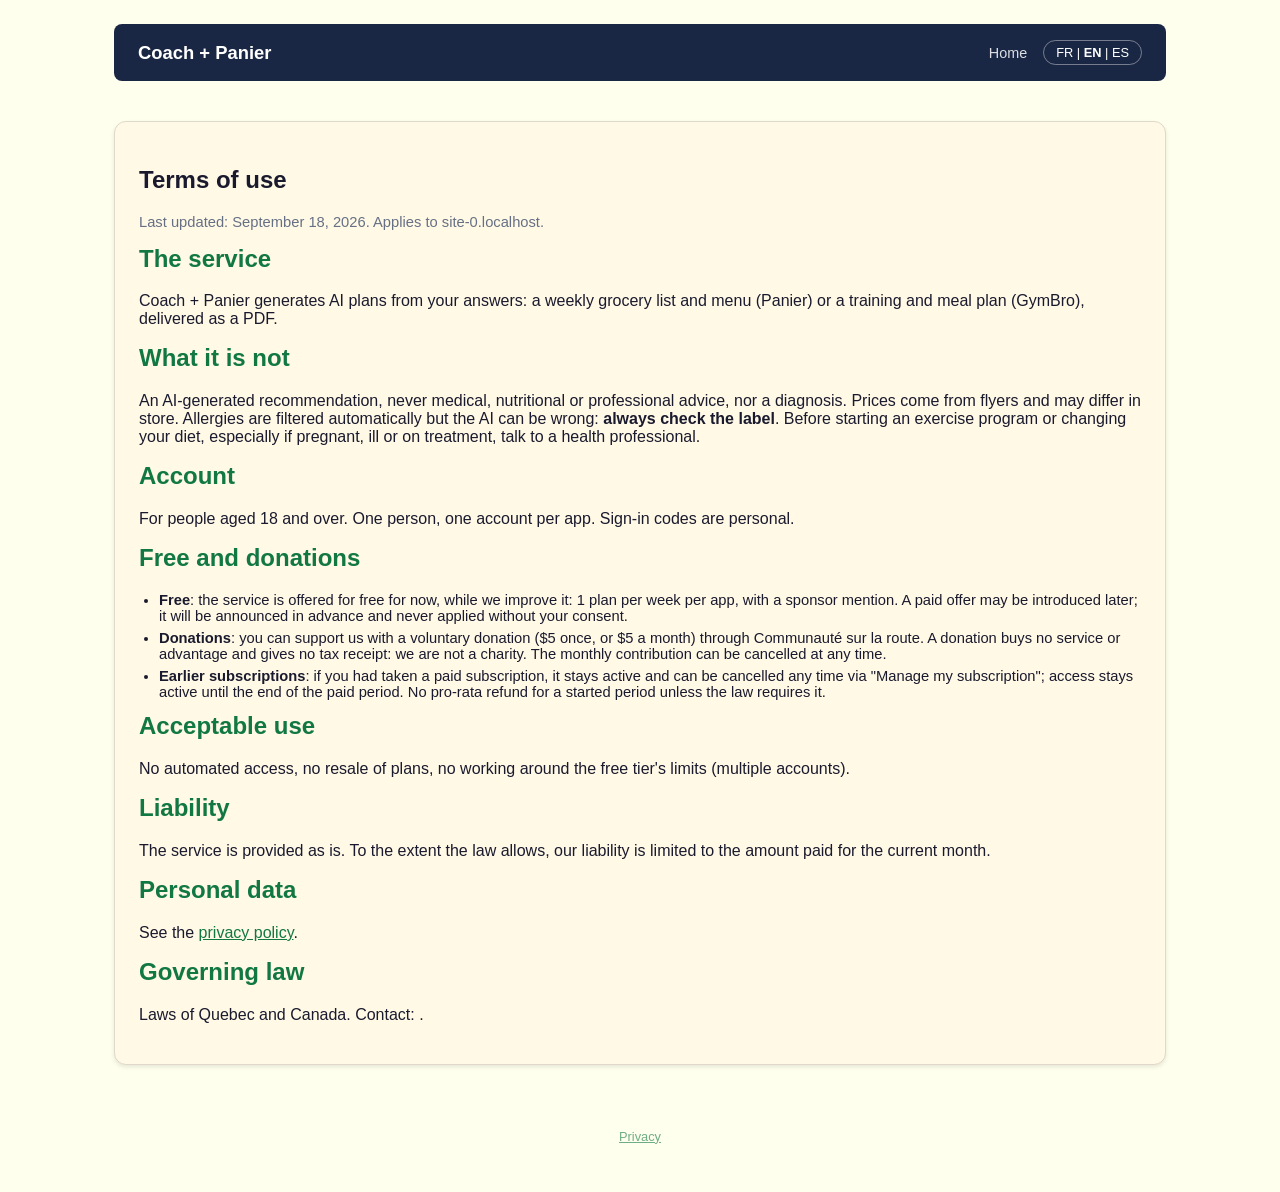
<file: conditions/index.html>
<!DOCTYPE html>
<html lang="fr">
<head>
<meta charset="utf-8">
<meta name="viewport" content="width=device-width, initial-scale=1">
<meta name="robots" content="index,follow">
<link rel="icon" id="wl-favicon" type="image/svg+xml" href="/shared/icons/default.svg">
<title>Conditions</title>
<link rel="stylesheet" href="../shared/ui.css">
</head>
<body>
<div class="wl-app">
  <header class="wl-header">
    <div class="wl-brand">
      <img data-brand-logo style="display:none" alt="logo">
      <div><div class="wl-brand-name" data-brand-name></div></div>
    </div>
    <nav class="wl-nav">
      <a href="../" data-i18n="home">Accueil</a>
      <button class="wl-lang-toggle" id="wl-lang-btn" type="button">FR | EN | ES</button>
    </nav>
  </header>

  <section class="wl-section wl-card wl-legal" data-lang="fr">
    <h1>Conditions d'utilisation</h1>
    <p class="wl-muted">Dernière mise à jour : 18 septembre 2026. S'applique à <span data-legal-domain></span>.</p>
    <h2>Le service</h2>
    <p><span data-brand-name></span> génère, à partir de vos réponses, des plans personnalisés par intelligence artificielle : liste d'épicerie et menu de la semaine (Panier) ou plan d'entraînement et repas (GymBro), livrés en PDF.</p>
    <h2>Ce que ce n'est pas</h2>
    <p>Une recommandation générée par une IA, jamais un avis médical, nutritionnel ou professionnel, ni un diagnostic. Les prix viennent des circulaires et peuvent différer en magasin. Les allergies sont filtrées automatiquement mais l'IA peut se tromper : <strong>vérifiez toujours l'étiquette</strong>. Avant de commencer un programme d'exercice ou un changement d'alimentation, surtout en cas de grossesse, de maladie ou de traitement, parlez-en à un professionnel de la santé.</p>
    <h2>Compte</h2>
    <p>Réservé aux personnes de 18 ans et plus. Une personne, un compte par application. Les codes de connexion sont personnels.</p>
    <h2>Gratuit et dons</h2>
    <ul>
      <li><strong>Gratuit</strong> : le service est offert gratuitement pour l'instant, pendant que nous l'améliorons : 1 plan par semaine par application, avec la mention d'un commanditaire. Une offre payante pourra être introduite plus tard ; elle sera annoncée d'avance et ne s'appliquera jamais sans votre accord.</li>
      <li><strong>Dons</strong> : vous pouvez nous soutenir par un don volontaire (5 $ une fois, ou 5 $ par mois) via Communauté sur la route. Un don n'achète aucun service ni avantage et ne donne droit à aucun reçu fiscal : nous ne sommes pas un organisme de bienfaisance. La contribution mensuelle s'annule à tout moment.</li>
      <li><strong>Abonnements antérieurs</strong> : si vous aviez souscrit un abonnement payant, il reste actif et annulable à tout moment via « Gérer mon abonnement » ; l'accès reste actif jusqu'à la fin de la période payée. Aucun remboursement au prorata pour une période entamée, sauf obligation légale.</li>
    </ul>
    <h2>Usage acceptable</h2>
    <p>Pas d'accès automatisé, pas de revente des plans, pas de contournement des limites du forfait gratuit (comptes multiples).</p>
    <h2>Responsabilité</h2>
    <p>Le service est fourni tel quel. Dans la mesure permise par la loi, notre responsabilité se limite au montant payé pour le mois en cours.</p>
    <h2>Données personnelles</h2>
    <p>Voir la <a href="../confidentialite/">politique de confidentialité</a>.</p>
    <h2>Loi applicable</h2>
    <p>Lois du Québec et du Canada. Contact : <a data-legal-contact href="#"></a>.</p>
  </section>

  <section class="wl-section wl-card wl-legal wl-hidden" data-lang="en">
    <h1>Terms of use</h1>
    <p class="wl-muted">Last updated: September 18, 2026. Applies to <span data-legal-domain></span>.</p>
    <h2>The service</h2>
    <p><span data-brand-name></span> generates AI plans from your answers: a weekly grocery list and menu (Panier) or a training and meal plan (GymBro), delivered as a PDF.</p>
    <h2>What it is not</h2>
    <p>An AI-generated recommendation, never medical, nutritional or professional advice, nor a diagnosis. Prices come from flyers and may differ in store. Allergies are filtered automatically but the AI can be wrong: <strong>always check the label</strong>. Before starting an exercise program or changing your diet, especially if pregnant, ill or on treatment, talk to a health professional.</p>
    <h2>Account</h2>
    <p>For people aged 18 and over. One person, one account per app. Sign-in codes are personal.</p>
    <h2>Free and donations</h2>
    <ul>
      <li><strong>Free</strong>: the service is offered for free for now, while we improve it: 1 plan per week per app, with a sponsor mention. A paid offer may be introduced later; it will be announced in advance and never applied without your consent.</li>
      <li><strong>Donations</strong>: you can support us with a voluntary donation ($5 once, or $5 a month) through Communauté sur la route. A donation buys no service or advantage and gives no tax receipt: we are not a charity. The monthly contribution can be cancelled at any time.</li>
      <li><strong>Earlier subscriptions</strong>: if you had taken a paid subscription, it stays active and can be cancelled any time via "Manage my subscription"; access stays active until the end of the paid period. No pro-rata refund for a started period unless the law requires it.</li>
    </ul>
    <h2>Acceptable use</h2>
    <p>No automated access, no resale of plans, no working around the free tier's limits (multiple accounts).</p>
    <h2>Liability</h2>
    <p>The service is provided as is. To the extent the law allows, our liability is limited to the amount paid for the current month.</p>
    <h2>Personal data</h2>
    <p>See the <a href="../confidentialite/">privacy policy</a>.</p>
    <h2>Governing law</h2>
    <p>Laws of Quebec and Canada. Contact: <a data-legal-contact href="#"></a>.</p>
  </section>

  <section class="wl-section wl-card wl-legal wl-hidden" data-lang="es">
    <h1>Condiciones de uso</h1>
    <p class="wl-muted">Última actualización: 18 de septiembre de 2026. Se aplica a <span data-legal-domain></span>.</p>
    <h2>El servicio</h2>
    <p><span data-brand-name></span> genera planes personalizados por IA a partir de tus respuestas: lista de compras y menú semanal (Panier) o plan de entrenamiento y comidas (GymBro), en PDF.</p>
    <h2>Lo que no es</h2>
    <p>Una recomendación generada por IA, nunca un consejo médico, nutricional ni profesional, ni un diagnóstico. Los precios vienen de folletos y pueden variar en tienda. Las alergias se filtran automáticamente pero la IA puede equivocarse: <strong>revisa siempre la etiqueta</strong>. Antes de empezar un programa de ejercicio o cambiar tu alimentación, sobre todo con embarazo, enfermedad o tratamiento, consulta a un profesional de la salud.</p>
    <h2>Cuenta</h2>
    <p>Para personas de 18 años o más. Una persona, una cuenta por aplicación. Los códigos de acceso son personales.</p>
    <h2>Gratis y donaciones</h2>
    <ul>
      <li><strong>Gratis</strong>: el servicio se ofrece gratuitamente por ahora, mientras lo mejoramos: 1 plan por semana por aplicación, con mención de un patrocinador. Más adelante podrá introducirse una oferta de pago; se anunciará con antelación y nunca se aplicará sin tu consentimiento.</li>
      <li><strong>Donaciones</strong>: puedes apoyarnos con una donación voluntaria (5 $ una vez, o 5 $ al mes) a través de Communauté sur la route. Una donación no compra ningún servicio ni ventaja y no da derecho a recibo fiscal: no somos una organización benéfica. La contribución mensual se cancela en cualquier momento.</li>
      <li><strong>Suscripciones anteriores</strong>: si habías contratado una suscripción de pago, sigue activa y puede cancelarse en cualquier momento desde «Gestionar mi suscripción»; el acceso sigue activo hasta el final del periodo pagado. Sin reembolso proporcional por un periodo iniciado, salvo obligación legal.</li>
    </ul>
    <h2>Uso aceptable</h2>
    <p>Sin acceso automatizado, sin reventa de planes, sin eludir los límites del plan gratuito (cuentas múltiples).</p>
    <h2>Responsabilidad</h2>
    <p>El servicio se ofrece tal cual. En la medida que la ley lo permite, nuestra responsabilidad se limita al importe pagado por el mes en curso.</p>
    <h2>Datos personales</h2>
    <p>Consulta la <a href="../confidentialite/">política de privacidad</a>.</p>
    <h2>Ley aplicable</h2>
    <p>Leyes de Quebec y Canadá. Contacto: <a data-legal-contact href="#"></a>.</p>
  </section>

  <footer class="wl-footer wl-legal-footer">
    <a href="../confidentialite/" data-i18n="privacy_link">Confidentialité</a>
  </footer>
</div>
<script src="../shared/config.js"></script>
<script src="../shared/brand.js"></script>
<script src="../shared/app.js"></script>
<script>
  WLApp.applyI18n();
  WLApp.initLangToggle(document.getElementById('wl-lang-btn'));
  WLApp.showLegal();
</script>
</body>
</html>
</file>
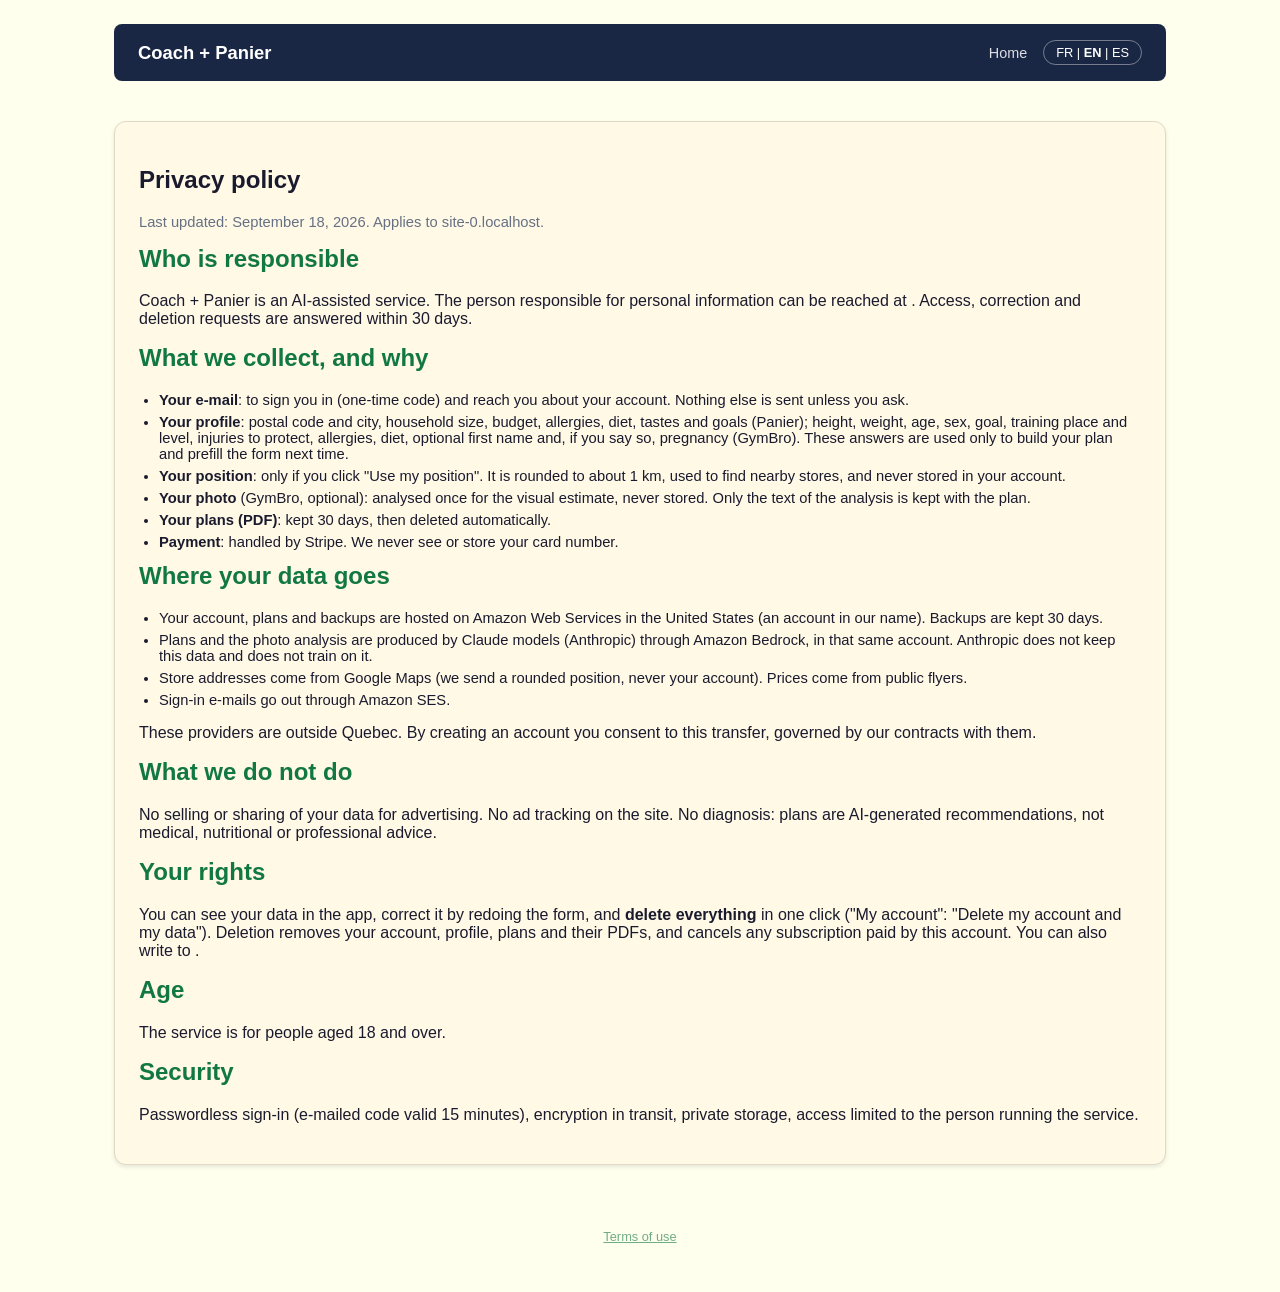
<file: confidentialite/index.html>
<!DOCTYPE html>
<html lang="fr">
<head>
<meta charset="utf-8">
<meta name="viewport" content="width=device-width, initial-scale=1">
<meta name="robots" content="index,follow">
<link rel="icon" id="wl-favicon" type="image/svg+xml" href="/shared/icons/default.svg">
<title>Confidentialité</title>
<link rel="stylesheet" href="../shared/ui.css">
</head>
<body>
<div class="wl-app">
  <header class="wl-header">
    <div class="wl-brand">
      <img data-brand-logo style="display:none" alt="logo">
      <div><div class="wl-brand-name" data-brand-name></div></div>
    </div>
    <nav class="wl-nav">
      <a href="../" data-i18n="home">Accueil</a>
      <button class="wl-lang-toggle" id="wl-lang-btn" type="button">FR | EN | ES</button>
    </nav>
  </header>

  <section class="wl-section wl-card wl-legal" data-lang="fr">
    <h1>Politique de confidentialité</h1>
    <p class="wl-muted">Dernière mise à jour : 18 septembre 2026. Ce texte s'applique à <span data-legal-domain></span>.</p>

    <h2>Qui est responsable</h2>
    <p><span data-brand-name></span> est un service d'aide par intelligence artificielle. Le responsable de la protection des renseignements personnels se joint à <a data-legal-contact href="#"></a>. Nous répondons aux demandes d'accès, de correction et de suppression dans les 30 jours.</p>

    <h2>Ce que nous recueillons, et pourquoi</h2>
    <ul>
      <li><strong>Votre courriel</strong> : pour vous connecter (code à usage unique) et vous joindre au sujet de votre compte. Rien d'autre n'est envoyé sans votre demande.</li>
      <li><strong>Votre profil</strong> : code postal et ville, taille du ménage, budget, allergies, régime, goûts et objectifs (Panier) ; taille, poids, âge, sexe, objectif, lieu et niveau d'entraînement, blessures à ménager, allergies, régime, prénom facultatif et, si vous l'indiquez, grossesse (GymBro). Ces réponses servent uniquement à bâtir votre plan et à préremplir le formulaire la prochaine fois.</li>
      <li><strong>Votre position</strong> : seulement si vous cliquez « Utiliser ma position ». Elle est arrondie à environ 1 km, sert à trouver les magasins proches, et n'est jamais conservée dans votre compte.</li>
      <li><strong>Votre photo</strong> (GymBro, facultatif) : analysée une fois pour l'estimation visuelle, jamais conservée. Seul le texte de l'analyse est gardé avec le plan.</li>
      <li><strong>Vos plans (PDF)</strong> : conservés 30 jours, puis supprimés automatiquement.</li>
      <li><strong>Paiement</strong> : traité par Stripe. Nous ne voyons ni ne conservons votre numéro de carte.</li>
    </ul>

    <h2>Où vont vos données</h2>
    <ul>
      <li>Votre compte, vos plans et les copies de sauvegarde sont hébergés chez Amazon Web Services aux États-Unis (compte à notre nom). Sauvegardes conservées 30 jours.</li>
      <li>La génération des plans et l'analyse de la photo sont faites par les modèles Claude (Anthropic) via Amazon Bedrock, dans ce même compte. Anthropic ne conserve pas ces données et ne s'en sert pas pour entraîner ses modèles.</li>
      <li>Les adresses de magasins viennent de Google Maps (nous envoyons une position arrondie, jamais votre compte). Les prix viennent des circulaires publiques.</li>
      <li>Les courriels de connexion partent par Amazon SES.</li>
    </ul>
    <p>Ces fournisseurs sont situés hors du Québec. En créant un compte, vous consentez à ce transfert, encadré par nos contrats avec eux.</p>

    <h2>Ce que nous ne faisons pas</h2>
    <p>Aucune vente ni partage de vos données à des fins publicitaires. Aucun suivi publicitaire sur le site. Aucun diagnostic : les plans sont des recommandations générées par une IA, pas un avis médical, nutritionnel ou professionnel.</p>

    <h2>Vos droits</h2>
    <p>Vous pouvez voir vos données dans l'application, les corriger en refaisant le formulaire, et <strong>tout supprimer</strong> en un clic (section « Mon compte » : « Supprimer mon compte et mes données »). La suppression retire votre compte, votre profil, vos plans et leurs PDF, et annule tout abonnement payé par ce compte. Vous pouvez aussi écrire à <a data-legal-contact href="#"></a>.</p>

    <h2>Âge</h2>
    <p>Le service s'adresse aux personnes de 18 ans et plus.</p>

    <h2>Sécurité</h2>
    <p>Connexion sans mot de passe (code envoyé par courriel, valable 15 minutes), chiffrement en transit, stockage privé, accès limité au responsable du service.</p>
  </section>

  <section class="wl-section wl-card wl-legal wl-hidden" data-lang="en">
    <h1>Privacy policy</h1>
    <p class="wl-muted">Last updated: September 18, 2026. Applies to <span data-legal-domain></span>.</p>
    <h2>Who is responsible</h2>
    <p><span data-brand-name></span> is an AI-assisted service. The person responsible for personal information can be reached at <a data-legal-contact href="#"></a>. Access, correction and deletion requests are answered within 30 days.</p>
    <h2>What we collect, and why</h2>
    <ul>
      <li><strong>Your e-mail</strong>: to sign you in (one-time code) and reach you about your account. Nothing else is sent unless you ask.</li>
      <li><strong>Your profile</strong>: postal code and city, household size, budget, allergies, diet, tastes and goals (Panier); height, weight, age, sex, goal, training place and level, injuries to protect, allergies, diet, optional first name and, if you say so, pregnancy (GymBro). These answers are used only to build your plan and prefill the form next time.</li>
      <li><strong>Your position</strong>: only if you click "Use my position". It is rounded to about 1 km, used to find nearby stores, and never stored in your account.</li>
      <li><strong>Your photo</strong> (GymBro, optional): analysed once for the visual estimate, never stored. Only the text of the analysis is kept with the plan.</li>
      <li><strong>Your plans (PDF)</strong>: kept 30 days, then deleted automatically.</li>
      <li><strong>Payment</strong>: handled by Stripe. We never see or store your card number.</li>
    </ul>
    <h2>Where your data goes</h2>
    <ul>
      <li>Your account, plans and backups are hosted on Amazon Web Services in the United States (an account in our name). Backups are kept 30 days.</li>
      <li>Plans and the photo analysis are produced by Claude models (Anthropic) through Amazon Bedrock, in that same account. Anthropic does not keep this data and does not train on it.</li>
      <li>Store addresses come from Google Maps (we send a rounded position, never your account). Prices come from public flyers.</li>
      <li>Sign-in e-mails go out through Amazon SES.</li>
    </ul>
    <p>These providers are outside Quebec. By creating an account you consent to this transfer, governed by our contracts with them.</p>
    <h2>What we do not do</h2>
    <p>No selling or sharing of your data for advertising. No ad tracking on the site. No diagnosis: plans are AI-generated recommendations, not medical, nutritional or professional advice.</p>
    <h2>Your rights</h2>
    <p>You can see your data in the app, correct it by redoing the form, and <strong>delete everything</strong> in one click ("My account": "Delete my account and my data"). Deletion removes your account, profile, plans and their PDFs, and cancels any subscription paid by this account. You can also write to <a data-legal-contact href="#"></a>.</p>
    <h2>Age</h2>
    <p>The service is for people aged 18 and over.</p>
    <h2>Security</h2>
    <p>Passwordless sign-in (e-mailed code valid 15 minutes), encryption in transit, private storage, access limited to the person running the service.</p>
  </section>

  <section class="wl-section wl-card wl-legal wl-hidden" data-lang="es">
    <h1>Política de privacidad</h1>
    <p class="wl-muted">Última actualización: 18 de septiembre de 2026. Se aplica a <span data-legal-domain></span>.</p>
    <h2>Quién es responsable</h2>
    <p><span data-brand-name></span> es un servicio asistido por inteligencia artificial. La persona responsable de la información personal está en <a data-legal-contact href="#"></a>. Las solicitudes de acceso, corrección y eliminación se responden en 30 días.</p>
    <h2>Qué recogemos y por qué</h2>
    <ul>
      <li><strong>Tu correo</strong>: para iniciar sesión (código de un solo uso) y contactarte sobre tu cuenta.</li>
      <li><strong>Tu perfil</strong>: código postal y ciudad, tamaño del hogar, presupuesto, alergias, dieta, gustos y objetivos (Panier); estatura, peso, edad, sexo, objetivo, lugar y nivel de entrenamiento, lesiones, alergias, dieta, nombre opcional y, si lo indicas, embarazo (GymBro). Solo sirven para crear tu plan y rellenar el formulario la próxima vez.</li>
      <li><strong>Tu posición</strong>: solo si pulsas «Usar mi posición». Se redondea a 1 km, sirve para encontrar tiendas cercanas y nunca se guarda en tu cuenta.</li>
      <li><strong>Tu foto</strong> (GymBro, opcional): analizada una vez, nunca guardada. Solo se conserva el texto del análisis con el plan.</li>
      <li><strong>Tus planes (PDF)</strong>: conservados 30 días y luego eliminados automáticamente.</li>
      <li><strong>Pago</strong>: gestionado por Stripe. Nunca vemos ni guardamos tu número de tarjeta.</li>
    </ul>
    <h2>Adónde van tus datos</h2>
    <ul>
      <li>Tu cuenta, tus planes y las copias de seguridad están en Amazon Web Services en Estados Unidos (cuenta a nuestro nombre). Copias conservadas 30 días.</li>
      <li>Los planes y el análisis de la foto los generan los modelos Claude (Anthropic) a través de Amazon Bedrock, en esa misma cuenta. Anthropic no conserva estos datos ni entrena con ellos.</li>
      <li>Las direcciones de tiendas vienen de Google Maps (enviamos una posición redondeada, nunca tu cuenta). Los precios vienen de folletos públicos.</li>
      <li>Los correos de inicio de sesión salen por Amazon SES.</li>
    </ul>
    <p>Estos proveedores están fuera de Quebec. Al crear una cuenta consientes esta transferencia, regulada por nuestros contratos con ellos.</p>
    <h2>Lo que no hacemos</h2>
    <p>No vendemos ni compartimos tus datos con fines publicitarios. Sin rastreo publicitario. Sin diagnóstico: los planes son recomendaciones generadas por IA, no un consejo médico, nutricional ni profesional.</p>
    <h2>Tus derechos</h2>
    <p>Puedes ver tus datos en la aplicación, corregirlos rehaciendo el formulario y <strong>eliminarlo todo</strong> con un clic («Mi cuenta»: «Eliminar mi cuenta y mis datos»). La eliminación borra tu cuenta, tu perfil, tus planes y sus PDF, y cancela cualquier suscripción pagada por esta cuenta. También puedes escribir a <a data-legal-contact href="#"></a>.</p>
    <h2>Edad</h2>
    <p>El servicio es para personas de 18 años o más.</p>
    <h2>Seguridad</h2>
    <p>Inicio de sesión sin contraseña (código por correo válido 15 minutos), cifrado en tránsito, almacenamiento privado, acceso limitado al responsable del servicio.</p>
  </section>

  <footer class="wl-footer wl-legal-footer">
    <a href="../conditions/" data-i18n="terms_link">Conditions d'utilisation</a>
  </footer>
</div>
<script src="../shared/config.js"></script>
<script src="../shared/brand.js"></script>
<script src="../shared/app.js"></script>
<script>
  WLApp.applyI18n();
  WLApp.initLangToggle(document.getElementById('wl-lang-btn'));
  WLApp.showLegal();
</script>
</body>
</html>
</file>
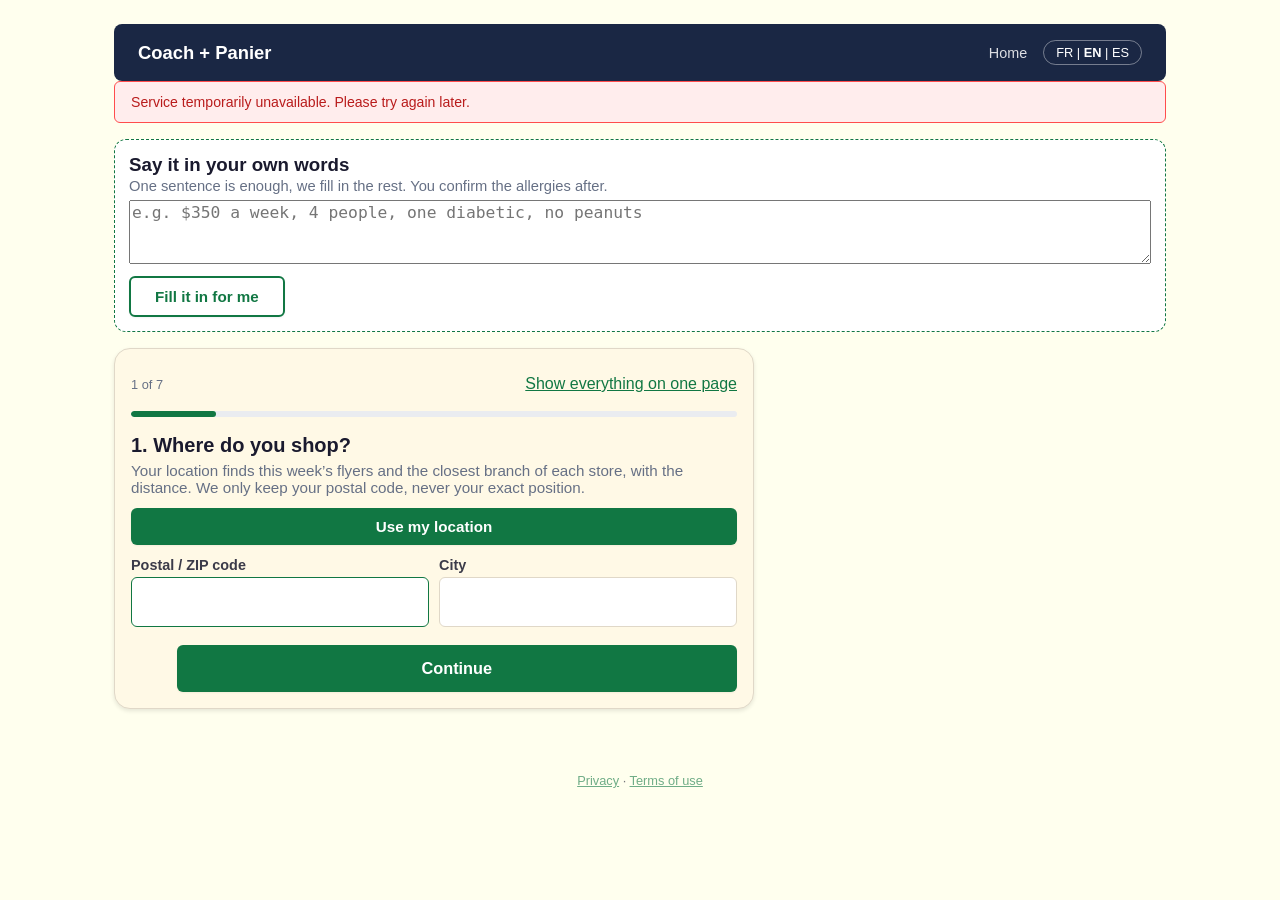
<file: panier/index.html>
<!DOCTYPE html>
<html lang="fr">
<head>
<meta charset="utf-8">
<meta name="viewport" content="width=device-width, initial-scale=1">
<link rel="icon" id="wl-favicon" type="image/svg+xml" href="/shared/icons/panier.svg">
<title>Panier</title>
<meta name="description" content="La liste d'épicerie de la semaine, aux prix des circulaires près de chez vous, en 2 minutes.">
<link rel="stylesheet" href="../shared/ui.css">
</head>
<body>
<div class="wl-app">
  <header class="wl-header">
    <div class="wl-brand">
      <img data-brand-logo style="display:none" alt="logo">
      <div>
        <div class="wl-brand-name" data-brand-name>Panier</div>
      </div>
    </div>
    <nav class="wl-nav">
      <a href="../" data-i18n="home">Accueil</a>
      <span id="wl-user-info" class="wl-hidden">
        <strong id="wl-user-email"></strong>
        &nbsp;·&nbsp;<a href="#" id="wl-signout" data-i18n="sign_out">Déconnexion</a>
      </span>
      <button class="wl-lang-toggle" id="wl-lang-btn" type="button">FR | EN | ES</button>
    </nav>
  </header>

  <div id="wl-config-error"></div>
  <div id="wl-checkout-banner"></div>

  <section id="wl-app-section">
    <div class="wl-thin-bar wl-hidden" id="wl-thin-bar">
      <span><span class="wl-badge" id="wl-tier-badge"></span> <span id="wl-remaining-label"></span></span>
      <button class="wl-link-btn wl-hidden" id="wl-manage-sub-btn" type="button" data-i18n="manage_subscription">Gérer mon abonnement</button>
    </div>

    <div id="wl-return" class="wl-hidden"></div>
    <div id="wl-free-used" class="wl-hidden"></div>
    <div id="wl-terms-gate" class="wl-hidden"></div>
    <div id="wl-form-error"></div>

    <div id="wl-form-section">
      <div class="wl-own" id="wl-own">
        <h3 style="margin:0 0 2px" data-i18n="own_title">Dites-le dans vos mots</h3>
        <p class="wl-muted" style="margin:0 0 6px" data-i18n="own_help"></p>
        <textarea id="wl-own-text" maxlength="300" data-i18n-placeholder="own_placeholder"></textarea>
        <div class="wl-own-row"><button type="button" class="wl-btn wl-btn-outline" id="wl-own-btn" data-i18n="own_btn">Remplir pour moi</button><span class="wl-muted" id="wl-own-msg"></span></div>
      </div>

      <form id="wl-panier-form" class="wl-form" novalidate>
        <div class="wl-q" data-q="location" data-type="location">
          <h3 data-i18n="location_title">Où faites-vous votre épicerie ?</h3>
          <p class="wl-q-help" data-i18n="location_why"></p>
          <button type="button" class="wl-btn wl-btn-block" id="wl-geo-btn" data-i18n="use_my_location">Utiliser ma position</button>
          <div id="wl-geo-msg" style="margin-top:8px"></div>
          <div class="wl-location-row" style="margin-top:12px">
            <div class="wl-field">
              <label data-i18n="postal_label">Code postal</label>
              <input type="text" name="postal_code" id="wl-postal-input" required autocomplete="postal-code" inputmode="text">
            </div>
            <div class="wl-field">
              <label data-i18n="city_label">Ville</label>
              <input type="text" name="city" id="wl-city-input" maxlength="80" autocomplete="address-level2">
            </div>
            <div class="wl-field wl-hidden" id="wl-country-field">
              <label data-i18n="country_label">Pays</label>
              <select name="country" id="wl-country-select"></select>
              <span class="wl-country-hint wl-hidden" id="wl-country-hint" data-i18n="country_other_hint"></span>
            </div>
          </div>
          <div id="wl-nearby"></div>
        </div>

        <div class="wl-q" data-q="adults" data-type="chips">
          <h3 data-i18n="adults_label">Adultes</h3>
          <div class="wl-field"><input type="number" name="adults" required min="1" max="10" value="" data-quick="1,2,3,4,5" inputmode="numeric"></div>
        </div>

        <div class="wl-q" data-q="children" data-type="chips" data-optional>
          <h3 data-i18n="children_label">Enfants</h3>
          <div class="wl-field"><input type="number" name="children" min="0" max="10" value="" data-quick="0,1,2,3,4" inputmode="numeric"></div>
        </div>

        <div class="wl-q" data-q="budget" data-type="chips">
          <h3 data-i18n="panier_budget_label">Budget / semaine</h3>
          <p class="wl-q-help" data-i18n="budget_hint"></p>
          <div class="wl-field"><input type="number" name="budget" required min="30" max="2000" step="1" data-quick="100,150,200,250,300,400" inputmode="numeric"></div>
        </div>

        <div class="wl-q" data-q="allergies" data-type="checks" data-optional>
          <h3 data-i18n="allergies_label">Allergies</h3>
          <div class="wl-field full">
            <div class="wl-choices" id="wl-allergies"></div>
            <span class="wl-muted" data-i18n="allergy_check_label"></span>
          </div>
          <div class="wl-field full">
            <label data-i18n="allergies_other_label">Autre allergie</label>
            <input type="text" name="allergies_other" maxlength="200" data-i18n-placeholder="allergies_other_placeholder">
          </div>
        </div>

        <div class="wl-q" data-q="diet" data-type="checks" data-optional>
          <h3 data-i18n="diet_label">Régime alimentaire</h3>
          <div class="wl-field full"><div class="wl-choices" id="wl-diet"></div></div>
        </div>

        <div class="wl-q" data-q="extras" data-type="text" data-optional>
          <h3 data-i18n="goals_wellness_label">Ce qui compte pour vous</h3>
          <div class="wl-field full">
            <textarea name="goals" maxlength="600" data-i18n-placeholder="goals_wellness_placeholder"></textarea>
          </div>
          <div class="wl-field full">
            <label data-i18n="tastes_label">Goûts et habitudes</label>
            <textarea name="preferences" maxlength="600" data-i18n-placeholder="tastes_placeholder"></textarea>
          </div>
          <div class="wl-field">
            <label data-i18n="max_stores_label">Nombre maximum de magasins</label>
            <select name="max_stores">
              <option value="" data-i18n="stops_auto">Automatique</option>
              <option value="1">1</option>
              <option value="2">2</option>
              <option value="3">3</option>
              <option value="4">4</option>
            </select>
          </div>
          <p class="wl-muted" data-i18n="privacy_note_panier"></p>
        </div>
        <button type="submit" class="wl-btn" id="wl-generate-btn" data-i18n="generate_plan">Générer mon plan</button>
      </form>
    </div>

    <div id="wl-email-step" class="wl-hidden"></div>
    <div id="wl-progress" class="wl-hidden"></div>
    <div id="wl-result" class="wl-hidden"></div>

    <div class="wl-section wl-hidden" id="wl-tier-section">
      <div class="wl-card wl-upgrade-card" id="wl-upgrade-card">
        <h3 data-i18n="plan_single_title">Un seul abonnement : GymBro + Panier</h3>
        <p class="wl-muted" data-i18n="plan_single_body"></p>
        <p class="wl-tier-price" id="wl-upgrade-price"></p>
        <button class="wl-btn" id="wl-upgrade-btn" type="button" data-i18n="become_member">Devenir membre</button>
      </div>
    </div>

    <div class="wl-section wl-hidden" id="wl-plans-section">
      <h2 data-i18n="my_plans">Mes plans</h2>
      <div id="wl-plans-list"></div>
    </div>
    <div class="wl-section wl-hidden" id="wl-prefs-section">
      <label class="wl-choice wl-consent"><input type="checkbox" id="wl-nudge-toggle"> <span data-i18n="nudge_opt_label"></span></label>
      <div id="wl-nudge-msg" class="wl-muted" style="margin-top:6px"></div>
      <p class="wl-home-hint" data-i18n="home_hint"></p>
    </div>
    <div class="wl-section wl-hidden" id="wl-account"></div>
  </section>
  <footer class="wl-footer wl-legal-footer">
    <a href="../confidentialite/" data-i18n="privacy_link">Confidentialité</a> · <a href="../conditions/" data-i18n="terms_link">Conditions d'utilisation</a>
  </footer>
</div>

<script src="../shared/config.js"></script>
<script src="../shared/brand.js"></script>
<script src="../shared/app.js"></script>
<script src="../shared/flow.js"></script>
<script>
(function () {
  var A = WLApp, F = WLFlow, esc = A.escapeHtml;
  var PRODUCT = 'panier';
  A.applyI18n();
  A.initManifest();
  A.renderChoices(document.getElementById('wl-allergies'), A.allergyIds, 'allergy_', 'allergies');
  A.renderChoices(document.getElementById('wl-diet'), A.dietIds, 'diet_', 'diet');
  A.initLangToggle(document.getElementById('wl-lang-btn'), { postPreference: true });

  var el = function (id) { return document.getElementById(id); };
  var form = el('wl-panier-form');
  var lastPoint = null; // { lat, lng } from the browser, never saved
  var me = null;
  var siteConfig = null;

  // ---- location ----
  var countrySelect = el('wl-country-select');
  countrySelect.innerHTML = A.countries.map(function (c) { return '<option value="' + c[0] + '">' + esc(c[1]) + '</option>'; }).join('');
  countrySelect.value = 'CA';
  var countryHint = el('wl-country-hint');
  countrySelect.addEventListener('change', function () { countryHint.classList.toggle('wl-hidden', countrySelect.value !== ''); });
  var postalInput = el('wl-postal-input');
  var cityInput = el('wl-city-input');
  var countryField = el('wl-country-field');
  function checkPostal() {
    if (postalInput.value && !A.looksLikeCaOrUs(postalInput.value)) countryField.classList.remove('wl-hidden');
    else { countryField.classList.add('wl-hidden'); countryHint.classList.add('wl-hidden'); }
  }
  postalInput.addEventListener('input', function () { checkPostal(); lastPoint = null; nearbyDone = ''; });
  postalInput.addEventListener('blur', checkPostal);

  var geoMsg = el('wl-geo-msg');
  var nearbyEl = el('wl-nearby');
  var nearbyDone = '';
  function loadNearby() {
    var postal = postalInput.value.trim();
    if (!postal) return Promise.resolve();
    var key = postal + '|' + (lastPoint ? 'pt' : '');
    if (nearbyDone === key) return Promise.resolve();
    nearbyEl.innerHTML = '<p class="wl-muted">' + esc(A.t('loc_checking')) + '</p>';
    var body = { postal_code: postal, language: A.lang, partner: A.getPartner() };
    if (!countryField.classList.contains('wl-hidden')) body.country = countrySelect.value || undefined;
    if (lastPoint) { body.lat = lastPoint.lat; body.lng = lastPoint.lng; }
    return A.api('/panier/nearby', { method: 'POST', body: body })
      .then(function (data) {
        nearbyDone = key;
        if (!data.coverage || !data.stores || !data.stores.length) { nearbyEl.innerHTML = '<p class="wl-muted">' + esc(A.t('loc_none')) + '</p>'; wiz.reply('location', A.t('loc_none')); return; }
        var html = '<ul class="wl-stores">';
        data.stores.forEach(function (st) {
          html += '<li><div><div>' + esc(st.chain) + ' <span class="wl-muted">· ' + esc(A.tf('nearby_items', { n: st.flyer_items })) + '</span></div>' + (st.address ? '<div class="wl-store-addr">' + esc(st.address) + '</div>' : '') + '</div><div class="wl-store-km">' + esc(F.km(st.distance_km)) + '</div></li>';
        });
        nearbyEl.innerHTML = html + '</ul>';
        wiz.reply('location', A.tf('loc_found_stores', { list: data.stores.slice(0, 3).map(function (st) { return st.chain + (st.distance_km != null ? ' ' + F.km(st.distance_km) : ''); }).join(', ') }));
      })
      .catch(function (err) {
        nearbyEl.innerHTML = '<p class="wl-muted">' + esc(err && err.status === 429 ? A.t('rate_limited_retry') : A.t('loc_none')) + '</p>';
      });
  }
  el('wl-geo-btn').addEventListener('click', function () {
    geoMsg.innerHTML = '<span class="wl-muted">' + esc(A.t('locating')) + '</span>';
    A.getPosition()
      .then(function (pt) { lastPoint = pt; return A.api('/geo/reverse', { method: 'POST', body: { lat: pt.lat, lng: pt.lng, language: A.lang, partner: A.getPartner() } }); })
      .then(function (geo) {
        if (geo.postal_code) postalInput.value = geo.postal_code;
        if (geo.city) cityInput.value = geo.city;
        if (geo.country && geo.country !== 'CA' && geo.country !== 'US') {
          countryField.classList.remove('wl-hidden');
          var opt = Array.prototype.slice.call(countrySelect.options).find(function (o) { return o.value === geo.country; });
          countrySelect.value = opt ? geo.country : '';
        } else checkPostal();
        geoMsg.innerHTML = '<div class="wl-alert wl-alert-success">' + esc(A.tf('location_found', { place: [geo.city, geo.postal_code].filter(Boolean).join(', ') })) + '</div>';
        nearbyDone = '';
        return loadNearby();
      })
      .catch(function () { lastPoint = null; geoMsg.innerHTML = '<div class="wl-alert wl-alert-warn">' + esc(A.t('location_denied')) + '</div>'; postalInput.focus(); });
  });

  // ---- the wizard ----
  var wiz = F.wizard(form, {
    onAnswer: function (id) { if (id === 'location') return loadNearby(); return null; }
  });

  // ---- "Dites-le dans vos mots" ----
  el('wl-own-btn').addEventListener('click', function () {
    var text = el('wl-own-text').value.trim();
    var msg = el('wl-own-msg');
    if (text.length < 3) { el('wl-own-text').focus(); return; }
    el('wl-own-btn').disabled = true;
    msg.textContent = '…';
    A.api('/panier/parse', { method: 'POST', body: { text: text, language: A.lang, partner: A.getPartner() } })
      .then(function (data) {
        var f = data.fields || {};
        if (!Object.keys(f).length) { msg.textContent = A.t('own_fail'); return; }
        ['budget', 'adults', 'children', 'allergies_other', 'goals', 'preferences', 'max_stores', 'postal_code'].forEach(function (k) { if (f[k] !== undefined && form.elements[k]) form.elements[k].value = f[k]; });
        if (f.postal_code) { postalInput.value = f.postal_code; try { checkPostal(); } catch (e) {} nearbyDone = ''; lastPoint = null; }
        if (f.allergies) A.setChecked(el('wl-allergies'), f.allergies);
        if (f.diet) A.setChecked(el('wl-diet'), f.diet);
        try { wiz.sync(); } catch (e) {}
        msg.textContent = A.tf('own_ok', { summary: F.ownWordsSummary(f) });
        // Straight to the allergy boxes (the safety step) when the sentence
        // gave a location; the store lookup runs in the background.
        wiz.goTo(postalInput.value.trim() ? 'allergies' : 'location');
        if (postalInput.value.trim()) { try { loadNearby(); } catch (e) {} }
      })
      .catch(function (err) { msg.textContent = err && err.status === 429 ? A.t('rate_limited_retry') : A.t('own_fail'); })
      .finally(function () { el('wl-own-btn').disabled = false; });
  });

  // ---- payload ----
  function payloadFromForm() {
    var fd = new FormData(form);
    var adults = Number(fd.get('adults')) || 1;
    var children = Number(fd.get('children')) || 0;
    var p = {
      postal_code: fd.get('postal_code'),
      city: fd.get('city') || '',
      country: countryField.classList.contains('wl-hidden') ? undefined : fd.get('country'),
      budget: Number(fd.get('budget')),
      adults: adults, children: children, people: adults + children,
      max_stores: fd.get('max_stores') ? Number(fd.get('max_stores')) : undefined,
      allergies: A.checkedValues(el('wl-allergies')),
      allergies_other: fd.get('allergies_other') || '',
      diet: A.checkedValues(el('wl-diet')),
      goals: fd.get('goals') || '',
      preferences: fd.get('preferences') || '',
      language: A.lang
    };
    if (lastPoint) { p.lat = lastPoint.lat; p.lng = lastPoint.lng; }
    return p;
  }
  function fillForm(p) {
    if (!p) return;
    ['postal_code', 'city', 'budget', 'goals', 'preferences', 'allergies_other', 'max_stores', 'adults', 'children'].forEach(function (k) { if (p[k] !== undefined && p[k] !== null && form.elements[k]) form.elements[k].value = p[k]; });
    if (p.adults === undefined && p.people) form.elements.adults.value = p.people;
    if (p.country) countrySelect.value = p.country;
    A.setChecked(el('wl-allergies'), p.allergies);
    A.setChecked(el('wl-diet'), p.diet);
    checkPostal();
    wiz.sync();
  }

  // ---- visibility helpers ----
  function showOnly(ids) {
    ['wl-form-section', 'wl-email-step', 'wl-progress', 'wl-result', 'wl-return', 'wl-free-used'].forEach(function (id) { el(id).classList.toggle('wl-hidden', ids.indexOf(id) === -1); });
  }

  // ---- generation ----
  function generate(payload, extra) {
    extra = extra || {};
    el('wl-form-error').innerHTML = '';
    showOnly(['wl-progress']);
    var body = Object.assign({}, payload, { async: true, return_url: F.returnUrl() });
    return F.generateWithProgress(el('wl-progress'), PRODUCT, { path: '/panier/generate', body: body })
      .then(function (res) {
        F.clearDraft(PRODUCT);
        showOnly(['wl-result']);
        F.renderPanierResult(el('wl-result'), res, { sent: true });
        window.scrollTo({ top: el('wl-result').offsetTop - 12, behavior: 'smooth' });
        loadPlans();
        refreshMe();
      })
      .catch(function (err) {
        var code = err && err.data && err.data.error;
        showOnly(code === 'quota_exceeded' ? ['wl-free-used', 'wl-form-section'] : ['wl-form-section']);
        if (code === 'quota_exceeded') { refreshMe(); }
        else if (code === 'terms_required') { refreshMe(); }
        A.showError(el('wl-form-error'), esc(code === 'job_lost' ? A.t('job_lost') : A.genErrorMessage(err)));
        window.scrollTo({ top: 0, behavior: 'smooth' });
      });
  }

  form.addEventListener('submit', function (e) {
    e.preventDefault();
    if (!form.checkValidity()) { form.reportValidity(); return; }
    var payload = payloadFromForm();
    if (A.getToken()) { generate(payload); return; }
    // The paperwork comes last: e-mail (and consent) only now.
    F.saveDraft(PRODUCT, { payload: payload });
    showOnly(['wl-email-step']);
    F.emailStep(el('wl-email-step'), {
      product: PRODUCT, nudge: true,
      draft: function () { return { payload: payload, pending: true }; },
      onSignedIn: function (user, o) {
        afterSignIn(user);
        if (o && o.nudge) A.api('/me/preferences', { method: 'POST', body: { nudge: true } }).catch(function () {});
        generate(payload);
      }
    });
    window.scrollTo({ top: el('wl-email-step').offsetTop - 12, behavior: 'smooth' });
  });

  // ---- signed-in chrome ----
  function startCheckout() {
    var ret = location.origin + location.pathname + '?checkout=success' + (A.getPartner() && !A.hostPartner() ? '&p=' + encodeURIComponent(A.getPartner()) : '');
    A.api('/billing/checkout', { method: 'POST', body: { plan: 'bundle', success_url: ret, cancel_url: location.origin + location.pathname } })
      .then(function (d) { if (d.url) location.href = d.url; })
      .catch(function (err) { A.showError(el('wl-form-error'), A.genErrorMessage(err)); if (err && err.data && err.data.error === 'already_member') refreshMe(); });
  }
  el('wl-upgrade-btn').addEventListener('click', startCheckout);
  el('wl-manage-sub-btn').addEventListener('click', function () {
    A.api('/billing/portal', { method: 'POST', body: { return_url: location.href } }).then(function (d) { if (d.url) location.href = d.url; }).catch(function () {});
  });
  el('wl-signout').addEventListener('click', function (e) { e.preventDefault(); F.clearDraft(PRODUCT); A.signOut(); });
  el('wl-nudge-toggle').addEventListener('change', function () {
    var on = el('wl-nudge-toggle').checked;
    A.api('/me/preferences', { method: 'POST', body: { nudge: on } })
      .then(function () { el('wl-nudge-msg').textContent = A.t(on ? 'nudge_saved' : 'nudge_off'); })
      .catch(function () { el('wl-nudge-toggle').checked = !on; });
  });

  function applyTierUI(m) {
    me = m;
    var tier = m.tier || 'free';
    var remaining = m.remaining || {};
    el('wl-thin-bar').classList.remove('wl-hidden');
    el('wl-tier-badge').textContent = A.t('your_tier') + ': ' + (tier === 'member' ? A.t('tier_member') : A.t('tier_free'));
    var periodKey = m.free_cadence === 'week' ? 'plans_remaining_week' : 'plans_remaining_month';
    if (tier === 'member') {
      var n = remaining.today !== undefined ? remaining.today : remaining.month;
      el('wl-remaining-label').textContent = n !== undefined ? n + ' ' + (remaining.today !== undefined ? A.t('plans_remaining_today') : A.t('plans_remaining_month')) : '';
      el('wl-manage-sub-btn').classList.remove('wl-hidden');
      el('wl-tier-section').classList.add('wl-hidden');
    } else {
      el('wl-remaining-label').textContent = remaining.month !== undefined ? A.remainingLabel(remaining.month, periodKey) : '';
      el('wl-manage-sub-btn').classList.add('wl-hidden');
      el('wl-tier-section').classList.remove('wl-hidden');
      if (m.free_only || A.isFreeOnly(siteConfig)) {
        // Free-only mode: nothing to buy — the Soutenir block takes the card's place.
        A.supportBlock(el('wl-upgrade-card'), siteConfig && siteConfig.donations ? siteConfig : { donations: m.donations });
      } else {
        el('wl-upgrade-price').textContent = (siteConfig && siteConfig.member_price_label) || '';
        el('wl-upgrade-btn').textContent = A.planCta(siteConfig);
      }
    }
    var used = tier !== 'member' && remaining.month === 0;
    if (used) F.freeUsedCard(el('wl-free-used'), m); else el('wl-free-used').classList.add('wl-hidden');
    el('wl-nudge-toggle').checked = Boolean(m.nudge_opt_in);
    el('wl-prefs-section').classList.remove('wl-hidden');
  }
  function refreshMe() {
    return A.api('/me').then(function (d) { applyTierUI(d); A.termsGate(d, el('wl-terms-gate'), null); return d; }).catch(function () { return null; });
  }
  function afterSignIn(user) {
    el('wl-user-info').classList.remove('wl-hidden');
    el('wl-user-email').textContent = (user && user.email) || '';
    el('wl-plans-section').classList.remove('wl-hidden');
    el('wl-account').classList.remove('wl-hidden');
  }
  function loadPlans() {
    var listEl = el('wl-plans-list');
    A.api('/plans').then(function (data) {
      var plans = (data.plans || []).filter(function (p) { return p.product === 'panier'; });
      if (!plans.length) { listEl.innerHTML = '<p class="wl-muted">' + esc(A.t('no_plans_yet')) + '</p>'; return; }
      listEl.innerHTML = '';
      var ul = document.createElement('ul'); ul.className = 'wl-stops';
      plans.forEach(function (p) {
        var li = document.createElement('li');
        var head = document.createElement('div'); head.className = 'wl-stop-head';
        var left = document.createElement('span'); left.textContent = A.formatDate(p.created_at) + (p.summary && p.summary.total != null ? ' · ' + F.money(p.summary.total, p.summary.currency) : '');
        var a = document.createElement('a'); a.href = '#'; a.textContent = A.t('open_pdf');
        a.addEventListener('click', function (e) { e.preventDefault(); A.openPlan(p.id); });
        head.appendChild(left); head.appendChild(a); li.appendChild(head); ul.appendChild(li);
      });
      listEl.appendChild(ul);
    }).catch(function () { listEl.innerHTML = '<p class="wl-muted">' + esc(A.t('no_plans_yet')) + '</p>'; });
  }

  // ---- boot ----
  A.fetchConfig().then(function (c) { siteConfig = c; applyBrand(c); if (me) applyTierUI(me); }).catch(function () { A.showError(el('wl-config-error'), A.t('service_unavailable')); });

  if (F.qp('checkout') === 'success') {
    var banner = el('wl-checkout-banner');
    F.dropParams(['checkout']);
    if (A.getToken()) {
      banner.innerHTML = '<div class="wl-alert wl-alert-success">' + esc(A.t('checkout_activating')) + '</div>';
      A.pollForMembership(function (u) { if (u.tier === 'member') { banner.innerHTML = '<div class="wl-alert wl-alert-success">' + esc(A.t('checkout_thanks')) + '</div>'; refreshMe(); } });
    }
  }

  F.handleMagicLink(PRODUCT).then(function () {
    if (!A.getToken() && F.qp('plan') && F.qp('k')) {
      // The one-tap link was already used (other device, double tap): the
      // plan itself still opens from its key, with the e-mail box below.
      return F.planByKey().then(function (p) {
        if (!p) return;
        F.dropParams(['plan', 'k']);
        showOnly(['wl-result', 'wl-email-step']);
        F.renderPanierResult(el('wl-result'), { plan_id: p.id, pdf_key: p.pdf_key, summary: p.summary }, {});
        F.signInAgain(el('wl-email-step'), PRODUCT, ['wl-form-section']);
      });
    }
    if (!A.getToken()) {
      var d = F.loadDraft(PRODUCT); if (d && d.payload) fillForm(d.payload);
      F.signInAgain(el('wl-email-step'), PRODUCT, ['wl-form-section']);
      return;
    }
    return A.api('/me').then(function (data) {
      afterSignIn(data.user);
      applyTierUI(data);
      A.termsGate(data, el('wl-terms-gate'), null);
      A.accountSection(el('wl-account'), data);
      loadPlans();
      var profile = (data.user || data).profile || {};
      var complete = data.profile_complete && data.profile_complete.panier;
      if (complete) fillForm(profile.panier);
      var draft = F.loadDraft(PRODUCT);
      var planId = F.qp('plan');
      if (draft && draft.payload && draft.pending && draft.at && Date.now() - draft.at < 3 * 3600 * 1000) {
        // Back from the e-mail: the answers were waiting, go.
        fillForm(draft.payload);
        if (draft.nudge) A.api('/me/preferences', { method: 'POST', body: { nudge: true } }).catch(function () {});
        F.clearDraft(PRODUCT);
        generate(draft.payload);
        return;
      }
      if (planId) {
        F.dropParams(['plan', 'k']);
        return A.api('/plans/' + encodeURIComponent(planId)).then(function (p) {
          showOnly(['wl-result']);
          F.renderPanierResult(el('wl-result'), { plan_id: p.id, pdf_key: p.pdf_key, summary: p.summary }, {});
          if (complete) F.returnCard(el('wl-return'), { product: PRODUCT, onRedo: function () { generate(payloadFromForm()); }, onEdit: function () { showOnly(['wl-form-section']); wiz.restart(); } });
        }).catch(function () { showOnly(['wl-form-section']); });
      }
      if (F.qp('redo') && complete) { F.dropParams(['redo']); generate(payloadFromForm()); return; }
      if (complete) {
        showOnly(['wl-return']);
        F.returnCard(el('wl-return'), { product: PRODUCT, onRedo: function () { generate(payloadFromForm()); }, onEdit: function () { showOnly(['wl-form-section']); wiz.restart(); } });
        if (data.tier !== 'member' && data.remaining && data.remaining.month === 0) el('wl-free-used').classList.remove('wl-hidden');
      }
    }).catch(function () { A.clearToken(); });
  });
})();
</script>
</body>
</html>
</file>
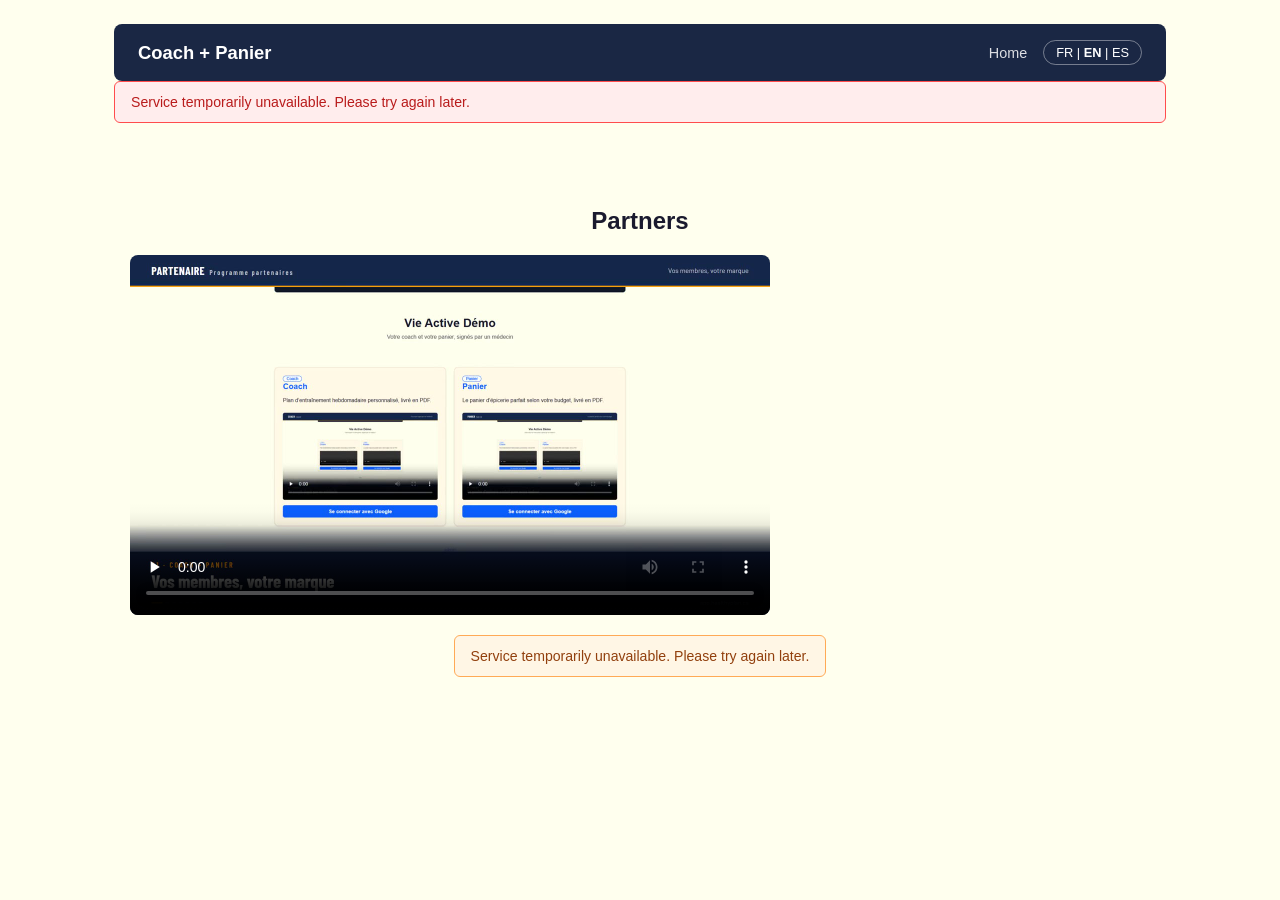
<file: partenaire/index.html>
<!DOCTYPE html>
<html lang="fr">
<head>
<meta charset="utf-8">
<meta name="viewport" content="width=device-width, initial-scale=1">
<link rel="icon" id="wl-favicon" type="image/svg+xml" href="/shared/icons/default.svg">
<title>Partenaire</title>
<link rel="stylesheet" href="../shared/ui.css">
</head>
<body>
<div class="wl-app">
  <header class="wl-header">
    <div class="wl-brand">
      <img data-brand-logo style="display:none" alt="logo">
      <div>
        <div class="wl-brand-name" data-brand-name>Partenaire</div>
      </div>
    </div>
    <nav class="wl-nav">
      <a href="../" data-i18n="home">Accueil</a>
      <span id="wl-user-info" class="wl-hidden">
        <span data-i18n="partner_label">Partenaire</span> : <strong id="wl-user-email"></strong>
        &nbsp;·&nbsp;<a href="#" id="wl-signout" data-i18n="sign_out">Déconnexion</a>
      </span>
      <button class="wl-lang-toggle" id="wl-lang-btn" type="button">FR | EN | ES</button>
    </nav>
  </header>

  <div id="wl-config-error"></div>

  <section id="wl-signin-section" class="wl-signin-box">
    <h1 data-i18n="partners">Partenaires</h1>
    <video controls poster="../videos/partenaire-fr.jpg" preload="none" style="width:100%;max-width:640px;border-radius:8px;margin-bottom:16px" onerror="this.style.display='none'">
      <source src="../videos/partenaire-fr.mp4" type="video/mp4">
    </video>
    <div id="wl-gsi-btn"></div>
    <div id="wl-signin-error"></div>
  </section>

  <section id="wl-app-section" class="wl-hidden">
    <div class="wl-stats">
      <div class="wl-stat">
        <div class="wl-stat-value" id="wl-stat-plans">-</div>
        <div class="wl-stat-label" data-i18n="plans_this_month">Plans ce mois</div>
      </div>
      <div class="wl-stat">
        <div class="wl-stat-value" id="wl-stat-amount">-</div>
        <div class="wl-stat-label" data-i18n="estimated_amount">Montant estimé</div>
      </div>
      <div class="wl-stat">
        <div class="wl-stat-value" id="wl-stat-members">-</div>
        <div class="wl-stat-label" data-i18n="members">Membres</div>
      </div>
    </div>

    <div class="wl-section">
      <h2 data-i18n="recent_generations">Générations récentes</h2>
      <div id="wl-recent-table"></div>
    </div>

    <div class="wl-section">
      <h2 data-i18n="branding">Image de marque</h2>
      <div id="wl-branding-msg"></div>
      <form id="wl-branding-form" class="wl-form">
        <div class="wl-form-grid">
          <div class="wl-field">
            <label data-i18n="sponsor_name">Nom</label>
            <input type="text" name="name" required>
          </div>
          <div class="wl-field">
            <label data-i18n="tagline_label_fr">Slogan (français)</label>
            <input type="text" name="tagline_fr" maxlength="120">
          </div>
          <div class="wl-field">
            <label data-i18n="tagline_label_en">Slogan (anglais)</label>
            <input type="text" name="tagline_en" maxlength="120">
          </div>
          <div class="wl-field">
            <label data-i18n="tagline_label_es">Slogan (espagnol)</label>
            <input type="text" name="tagline_es" maxlength="120">
          </div>
          <div class="wl-field full">
            <label data-i18n="sponsor_logo">URL du logo</label>
            <input type="url" name="logo_url">
          </div>
          <div class="wl-field">
            <label data-i18n="primary_color_label">Couleur primaire</label>
            <input type="color" name="primary" value="#117743">
          </div>
          <div class="wl-field">
            <label data-i18n="accent_color_label">Couleur accent</label>
            <input type="color" name="accent" value="#0d5a33">
          </div>
          <div class="wl-field">
            <label data-i18n="dark_color_label">Couleur foncée</label>
            <input type="color" name="dark" value="#1a2744">
          </div>
        </div>
        <div class="wl-color-preview" id="wl-color-preview">
          <div class="wl-swatch" style="background:#117743"></div>
          <div class="wl-swatch" style="background:#0d5a33"></div>
          <div class="wl-swatch" style="background:#1a2744"></div>
        </div>
        <br>
        <button type="submit" class="wl-btn" data-i18n="save">Enregistrer</button>
      </form>
    </div>

    <div class="wl-section">
      <h2 data-i18n="billing_portal">Facture et paiement</h2>
      <button class="wl-btn" id="wl-billing-btn" data-i18n="billing_portal">Facture et paiement</button>
    </div>

    <div class="wl-section">
      <h2 data-i18n="your_link">Votre lien</h2>
      <div class="wl-copy-box">
        <code id="wl-partner-link"></code>
        <button class="wl-btn wl-btn-outline" id="wl-copy-link" data-i18n="copy">Copier</button>
      </div>
      <p style="font-size:0.85rem;opacity:0.7;margin-top:8px" data-i18n="embed_snippet_label">Snippet d'intégration :</p>
      <div class="wl-copy-box">
        <code id="wl-embed-snippet"></code>
        <button class="wl-btn wl-btn-outline" id="wl-copy-embed" data-i18n="copy">Copier</button>
      </div>
    </div>
  </section>
</div>

<script src="../shared/config.js"></script>
<script src="../shared/brand.js"></script>
<script src="../shared/app.js"></script>
<script>
  WLApp.applyI18n();

  WLApp.initLangToggle(document.getElementById('wl-lang-btn'));

  WLApp.fetchConfig().then(function (config) {
    applyBrand(config);
  }).catch(function () {
    WLApp.showError(document.getElementById('wl-config-error'), WLApp.t('service_unavailable'));
  });

  var signinSection = document.getElementById('wl-signin-section');
  var appSection = document.getElementById('wl-app-section');
  var userInfo = document.getElementById('wl-user-info');
  var userEmail = document.getElementById('wl-user-email');

  document.getElementById('wl-signout').addEventListener('click', function (e) {
    e.preventDefault();
    WLApp.clearToken();
    location.reload();
  });

  function loadState() {
    WLApp.api('/partenaire/state').then(function (data) {
      signinSection.classList.add('wl-hidden');
      appSection.classList.remove('wl-hidden');
      userInfo.classList.remove('wl-hidden');
      userEmail.textContent = (data.partner && data.partner.code) || '';

      var partner = data.partner || {};
      var month = data.month || {};
      document.getElementById('wl-stat-plans').textContent = month.plans || 0;
      var amount = Math.max(month.amount_cents || 0, month.minimum_cents || 0);
      document.getElementById('wl-stat-amount').textContent = WLApp.centsToDollars(amount);
      document.getElementById('wl-stat-members').textContent = data.members || 0;

      var recent = data.recent || [];
      var recentEl = document.getElementById('wl-recent-table');
      if (!recent.length) {
        recentEl.innerHTML = '<p>' + WLApp.t('no_plans_yet') + '</p>';
      } else {
        // date/product/user_email are API data - build rows via DOM, never innerHTML.
        recentEl.innerHTML = '<table class="wl-table"><thead><tr><th>' + WLApp.t('date_label') + '</th><th>' + WLApp.t('sponsor_product') + '</th><th>' + WLApp.t('tier_member') + '</th></tr></thead></table>';
        var recentTbody = document.createElement('tbody');
        recent.forEach(function (r) {
          var tr = document.createElement('tr');
          function addTd(text, cls) { var el = document.createElement('td'); el.textContent = text; if (cls) el.className = cls; tr.appendChild(el); }
          addTd(new Date(r.created_at).toLocaleDateString());
          addTd(r.product);
          addTd(WLApp.maskEmail(r.user_email), 'wl-masked-email');
          recentTbody.appendChild(tr);
        });
        recentEl.querySelector('table').appendChild(recentTbody);
      }

      var form = document.getElementById('wl-branding-form');
      form.name.value = partner.name || '';
      var pTagline = partner.tagline_i18n || {};
      form.tagline_fr.value = pTagline.fr || '';
      form.tagline_en.value = pTagline.en || '';
      form.tagline_es.value = pTagline.es || '';
      form.logo_url.value = partner.logo_url || '';
      if (partner.colors) {
        form.primary.value = partner.colors.primary || '#117743';
        form.accent.value = partner.colors.accent || '#0d5a33';
        form.dark.value = partner.colors.dark || '#1a2744';
      }
      updateColorPreview();

      var code = partner.code || '';
      var link = 'https://app.healthyplan.ca/?p=' + encodeURIComponent(code);
      document.getElementById('wl-partner-link').textContent = link;
      document.getElementById('wl-embed-snippet').textContent =
        '<a href="https://app.healthyplan.ca/coach/?p=' + code + '">Coach</a>';
    }).catch(function () {
      WLApp.clearToken();
    });
  }

  if (WLApp.getToken()) {
    loadState();
  } else {
    WLApp.initGoogleSignIn(document.getElementById('wl-gsi-btn'), function (credential) {
      WLApp.api('/partenaire/login/google', { method: 'POST', body: { credential: credential } })
        .then(function (data) {
          WLApp.setToken(data.token);
          loadState();
        })
        .catch(function () {
          WLApp.showError(document.getElementById('wl-signin-error'), WLApp.t('error_generic'));
        });
    });
  }

  function updateColorPreview() {
    var form = document.getElementById('wl-branding-form');
    var preview = document.getElementById('wl-color-preview');
    preview.innerHTML = ['primary', 'accent', 'dark'].map(function (k) {
      return '<div class="wl-swatch" style="background:' + form[k].value + '"></div>';
    }).join('');
  }
  document.getElementById('wl-branding-form').addEventListener('input', updateColorPreview);

  document.getElementById('wl-branding-form').addEventListener('submit', function (e) {
    e.preventDefault();
    var fd = new FormData(e.target);
    var msgEl = document.getElementById('wl-branding-msg');
    msgEl.innerHTML = '';
    WLApp.api('/partenaire/branding', {
      method: 'POST',
      body: {
        name: fd.get('name'),
        tagline_i18n: { fr: fd.get('tagline_fr') || '', en: fd.get('tagline_en') || '', es: fd.get('tagline_es') || '' },
        logo_url: fd.get('logo_url'),
        colors: { primary: fd.get('primary'), accent: fd.get('accent'), dark: fd.get('dark') }
      }
    }).then(function (data) {
      msgEl.innerHTML = '<div class="wl-alert wl-alert-success">' + WLApp.t('saved') + '</div>';
      applyBrand(data.partner);
    }).catch(function () {
      WLApp.showError(msgEl, WLApp.t('error_generic'));
    });
  });

  document.getElementById('wl-billing-btn').addEventListener('click', function () {
    WLApp.api('/partenaire/billing/portal', { method: 'POST', body: { return_url: location.href } })
      .then(function (data) { window.open(data.url, '_blank'); })
      .catch(function () { alert(WLApp.t('error_generic')); });
  });

  function copyText(text) {
    if (navigator.clipboard) navigator.clipboard.writeText(text).catch(function () {});
  }
  document.getElementById('wl-copy-link').addEventListener('click', function () {
    copyText(document.getElementById('wl-partner-link').textContent);
  });
  document.getElementById('wl-copy-embed').addEventListener('click', function () {
    copyText(document.getElementById('wl-embed-snippet').textContent);
  });
</script>
</body>
</html>
</file>
<file: shared/ui.css>
/* wl-engine-site — shared UI, built from Untitled UI tokens
   (C:\Users\Carlos Faviel Font\.claude\untitled-ui\base-tokens.css)
   Brand colors (--color-primary/--color-accent/--color-dark) are set at
   runtime by shared/brand.js from the /config API response. */

:root {
  /* Untitled UI base tokens */
  --background-color: #ffffee;
  --card-color: #fff9e6;
  --border-color: #e0d8c8;
  --text-color: #1a1a2e;
  --spacing-unit: 4px;
  --radius-sm: 2px;
  --radius-md: 6px;
  --radius-lg: 8px;
  --radius-xl: 12px;
  --radius-2xl: 16px;
  --radius-full: 999px;
  --shadow-xs: 0 1px 2px rgba(0, 0, 0, 0.05);
  --shadow-sm: 0 2px 4px rgba(0, 0, 0, 0.1);
  --shadow-md: 0 4px 6px rgba(0, 0, 0, 0.1);
  --font-inter: "Inter", -apple-system, BlinkMacSystemFont, sans-serif;

  /* Brand colors — default fallback until /config responds */
  --color-primary: #117743;
  --color-accent: #0d5a33;
  --color-dark: #1a2744;
}

* { box-sizing: border-box; }

html, body {
  margin: 0;
  padding: 0;
  background: var(--background-color);
  color: var(--text-color);
  font-family: var(--font-inter);
  -webkit-font-smoothing: antialiased;
}

a { color: var(--color-primary); }

img { max-width: 100%; }

.wl-app {
  max-width: 1100px;
  margin: 0 auto;
  padding: calc(var(--spacing-unit) * 6);
}

.wl-header {
  display: flex;
  justify-content: space-between;
  align-items: center;
  gap: calc(var(--spacing-unit) * 4);
  background: var(--color-dark);
  padding: calc(var(--spacing-unit) * 4) calc(var(--spacing-unit) * 6);
  border-radius: var(--radius-lg);
  color: #fff;
  flex-wrap: wrap;
}

.wl-brand {
  display: flex;
  align-items: center;
  gap: calc(var(--spacing-unit) * 3);
}

.wl-brand img { height: 36px; border-radius: var(--radius-sm); }

.wl-brand-name { font-weight: 700; font-size: 1.15rem; color: #fff; }
.wl-brand-tagline { font-size: 0.85rem; opacity: 0.75; color: #fff; }

.wl-nav { display: flex; gap: calc(var(--spacing-unit) * 4); align-items: center; flex-wrap: wrap; }
.wl-nav a { color: #fff; text-decoration: none; opacity: 0.85; font-size: 0.9rem; }
.wl-nav a:hover { opacity: 1; text-decoration: underline; }

.wl-lang-toggle {
  background: transparent;
  border: 1px solid rgba(255,255,255,0.4);
  color: #fff;
  border-radius: var(--radius-full);
  padding: calc(var(--spacing-unit)) calc(var(--spacing-unit) * 3);
  font-size: 0.8rem;
  cursor: pointer;
}

.wl-hero {
  text-align: center;
  padding: calc(var(--spacing-unit) * 12) calc(var(--spacing-unit) * 4);
}
.wl-hero h1 { font-size: 2.2rem; margin-bottom: calc(var(--spacing-unit) * 3); }
.wl-hero p { font-size: 1.05rem; opacity: 0.8; max-width: 640px; margin: 0 auto; }

.wl-grid {
  display: grid;
  grid-template-columns: 1fr 1fr;
  gap: calc(var(--spacing-unit) * 6);
  margin-top: calc(var(--spacing-unit) * 8);
}
@media (max-width: 720px) { .wl-grid { grid-template-columns: 1fr; } }

.wl-card {
  background: var(--card-color);
  border: 1px solid var(--border-color);
  border-radius: var(--radius-xl);
  padding: calc(var(--spacing-unit) * 6);
  box-shadow: var(--shadow-sm);
}

.wl-card h2 { margin-top: 0; color: var(--color-primary); }

.wl-card video, .wl-card .wl-video-fallback {
  width: 100%;
  border-radius: var(--radius-md);
  margin: calc(var(--spacing-unit) * 3) 0;
  background: #000;
  min-height: 180px;
}
.wl-video-fallback {
  display: flex; align-items: center; justify-content: center;
  color: #fff; font-size: 0.85rem; opacity: 0.7;
}

.wl-btn {
  display: inline-flex;
  align-items: center;
  justify-content: center;
  gap: calc(var(--spacing-unit) * 2);
  padding: calc(var(--spacing-unit) * 2.5) calc(var(--spacing-unit) * 6);
  background: var(--color-primary);
  color: #fff;
  border: none;
  border-radius: var(--radius-md);
  box-shadow: var(--shadow-xs);
  text-decoration: none;
  font-size: 0.95rem;
  font-weight: 600;
  cursor: pointer;
  transition: background-color 0.2s;
}
.wl-btn:hover { background: var(--color-accent); }
.wl-btn:disabled { opacity: 0.55; cursor: default; }

.wl-btn-outline {
  background: transparent;
  color: var(--color-primary);
  border: 2px solid var(--color-primary);
}
.wl-btn-outline:hover { background: var(--color-primary); color: #fff; }

.wl-btn-block { width: 100%; }

.wl-form { max-width: 640px; }
.wl-form-grid {
  display: grid;
  grid-template-columns: 1fr 1fr;
  gap: calc(var(--spacing-unit) * 4);
}
@media (max-width: 600px) { .wl-form-grid { grid-template-columns: 1fr; } }

.wl-field { display: flex; flex-direction: column; gap: calc(var(--spacing-unit)); margin-bottom: calc(var(--spacing-unit) * 3); }
.wl-field.full { grid-column: 1 / -1; }
.wl-field label { font-size: 0.82rem; font-weight: 600; opacity: 0.85; }
.wl-field input, .wl-field select, .wl-field textarea {
  padding: calc(var(--spacing-unit) * 2.5) calc(var(--spacing-unit) * 3);
  border: 1px solid var(--border-color);
  border-radius: var(--radius-md);
  font-size: 0.92rem;
  font-family: var(--font-inter);
  background: #fff;
  color: var(--text-color);
}
.wl-field input:focus, .wl-field select:focus, .wl-field textarea:focus {
  outline: none; border-color: var(--color-primary);
}
.wl-field textarea { resize: vertical; min-height: 70px; }

.wl-badge {
  display: inline-block;
  padding: calc(var(--spacing-unit) / 2) calc(var(--spacing-unit) * 2.5);
  border-radius: var(--radius-full);
  font-size: 0.72rem;
  font-weight: 600;
  border: 1.5px solid var(--color-primary);
  color: var(--color-primary);
  background: #fff;
}

.wl-table { width: 100%; border-collapse: collapse; margin-top: calc(var(--spacing-unit) * 4); }
.wl-table th, .wl-table td {
  text-align: left;
  padding: calc(var(--spacing-unit) * 2.5) calc(var(--spacing-unit) * 3);
  border-bottom: 1px solid var(--border-color);
  font-size: 0.88rem;
}
.wl-table th { opacity: 0.6; font-weight: 600; text-transform: uppercase; font-size: 0.72rem; letter-spacing: 0.03em; }

.wl-stats { display: grid; grid-template-columns: repeat(3, 1fr); gap: calc(var(--spacing-unit) * 4); margin: calc(var(--spacing-unit) * 6) 0; }
@media (max-width: 640px) { .wl-stats { grid-template-columns: 1fr; } }
.wl-stat { background: var(--card-color); border: 1px solid var(--border-color); border-radius: var(--radius-lg); padding: calc(var(--spacing-unit) * 5); text-align: center; }
.wl-stat-value { font-size: 1.8rem; font-weight: 700; color: var(--color-primary); }
.wl-stat-label { font-size: 0.82rem; opacity: 0.7; margin-top: calc(var(--spacing-unit)); }

.wl-progress {
  background: var(--card-color);
  border: 1px dashed var(--color-primary);
  border-radius: var(--radius-lg);
  padding: calc(var(--spacing-unit) * 6);
  text-align: center;
  color: var(--text-color);
}
.wl-progress .wl-spinner {
  width: 28px; height: 28px; margin: 0 auto calc(var(--spacing-unit) * 3);
  border: 3px solid var(--border-color); border-top-color: var(--color-primary);
  border-radius: 50%; animation: wl-spin 0.9s linear infinite;
}
@keyframes wl-spin { to { transform: rotate(360deg); } }

.wl-alert {
  padding: calc(var(--spacing-unit) * 3) calc(var(--spacing-unit) * 4);
  border-radius: var(--radius-md);
  font-size: 0.88rem;
  margin-bottom: calc(var(--spacing-unit) * 4);
}
.wl-alert-error { background: #ffeded; border: 1px solid #ff4d4d; color: #b91c1c; }
.wl-alert-success { background: #eef7ff; border: 1px solid #56aaff; color: #1d4ed8; }
.wl-alert-warn { background: #fff6e5; border: 1px solid #ffaa56; color: #92400e; }

.wl-signin-box {
  text-align: center;
  padding: calc(var(--spacing-unit) * 12) calc(var(--spacing-unit) * 4);
}
.wl-signin-box #wl-gsi-btn { display: flex; justify-content: center; margin-top: calc(var(--spacing-unit) * 5); }

.wl-footer {
  margin-top: calc(var(--spacing-unit) * 10);
  padding: calc(var(--spacing-unit) * 6) 0;
  text-align: center;
  font-size: 0.8rem;
  opacity: 0.6;
}

.wl-copy-box {
  display: flex;
  gap: calc(var(--spacing-unit) * 2);
  align-items: center;
  background: #fff;
  border: 1px solid var(--border-color);
  border-radius: var(--radius-md);
  padding: calc(var(--spacing-unit) * 2);
}
.wl-copy-box code { flex: 1; overflow-x: auto; white-space: nowrap; font-size: 0.8rem; padding: 0 calc(var(--spacing-unit) * 2); }

.wl-color-preview { display: flex; gap: calc(var(--spacing-unit) * 2); margin-top: calc(var(--spacing-unit) * 2); }
.wl-swatch { width: 32px; height: 32px; border-radius: var(--radius-sm); border: 1px solid var(--border-color); }

.wl-hidden { display: none !important; }

.wl-masked-email { font-family: monospace; font-size: 0.85rem; opacity: 0.85; }

.wl-section { margin-top: calc(var(--spacing-unit) * 10); }
.wl-section h2 { color: var(--color-primary); }

/* Consumer editions — tiers, sponsors, tier badge */
.wl-tier-price { font-size: 1.6rem; font-weight: 700; color: var(--color-primary); margin: 0 0 calc(var(--spacing-unit) * 2); }
.wl-card ul { padding-left: calc(var(--spacing-unit) * 5); margin: calc(var(--spacing-unit) * 3) 0; }
.wl-card ul li { margin-bottom: calc(var(--spacing-unit) * 1.5); font-size: 0.92rem; }

.wl-sponsors-strip {
  display: flex;
  flex-wrap: wrap;
  gap: calc(var(--spacing-unit) * 5);
  margin: calc(var(--spacing-unit) * 5) 0;
}
.wl-sponsor-item {
  display: flex;
  align-items: center;
  gap: calc(var(--spacing-unit) * 3);
  background: var(--card-color);
  border: 1px solid var(--border-color);
  border-radius: var(--radius-lg);
  padding: calc(var(--spacing-unit) * 3) calc(var(--spacing-unit) * 4);
  min-width: 220px;
}
.wl-sponsor-item img { height: 32px; width: auto; border-radius: var(--radius-sm); }
.wl-sponsor-item .wl-sponsor-name { font-weight: 700; font-size: 0.9rem; }
.wl-sponsor-item .wl-sponsor-message { font-size: 0.78rem; opacity: 0.75; }

.wl-tier-badge-row { display: flex; align-items: center; gap: calc(var(--spacing-unit) * 3); flex-wrap: wrap; margin-bottom: calc(var(--spacing-unit) * 4); }
.wl-remaining { font-size: 0.85rem; opacity: 0.75; }
.wl-country-hint { font-size: 0.85rem; opacity: 0.75; }

.wl-upgrade-card { border: 2px dashed var(--color-primary); text-align: center; }
.wl-upgrade-card h3 { margin-top: 0; color: var(--color-primary); }

/* ---- sign-in by e-mail, choices, location card (2026-09-17) ---- */
.wl-email-signin { max-width: 420px; margin: calc(var(--spacing-unit) * 5) auto 0; text-align: left; }
.wl-email-signin h3 { margin: 0 0 4px; }
.wl-muted { color: #667085; font-size: 0.92em; }
.wl-link-btn { background: none; border: 0; color: var(--color-primary, #16A34A); cursor: pointer; padding: 8px 0; font: inherit; text-decoration: underline; }
.wl-or { text-align: center; color: #667085; margin: 16px 0 0; }
.wl-choices { display: grid; grid-template-columns: repeat(auto-fill, minmax(170px, 1fr)); gap: 8px; }
.wl-choice { display: flex; align-items: center; gap: 8px; padding: 10px 12px; border: 1px solid #D0D5DD; border-radius: 8px; cursor: pointer; background: #fff; font-size: 0.95em; }
.wl-choice input { width: auto; margin: 0; }
.wl-choice:has(input:checked) { border-color: var(--color-primary, #16A34A); box-shadow: inset 0 0 0 1px var(--color-primary, #16A34A); }
.wl-step { border: 1px solid var(--border-color); border-radius: var(--radius-xl); padding: 16px; margin: 0 0 16px; background: var(--card-color); }
.wl-step h3 { margin: 0 0 6px; font-size: 1.05em; }
.wl-location-row { display: flex; flex-wrap: wrap; gap: 10px; align-items: flex-end; }
.wl-location-row .wl-field { flex: 1 1 180px; margin: 0; }
.wl-stores { list-style: none; padding: 0; margin: 10px 0 0; }
.wl-stores li { display: flex; justify-content: space-between; gap: 12px; padding: 8px 0; border-top: 1px solid #EAECF0; font-size: 0.93em; }
.wl-stores li:first-child { border-top: 0; }
.wl-stores .wl-store-addr { color: #667085; font-size: 0.9em; }
.wl-stores .wl-store-km { white-space: nowrap; font-weight: 600; }
.wl-injury-row { display: grid; grid-template-columns: 1fr 1fr 2fr auto; gap: 8px; align-items: end; margin-bottom: 8px; }
.wl-how { margin: 12px 0 0; padding-left: 20px; }
.wl-how li { margin: 6px 0; }
.wl-example { font-size: 0.9em; color: #667085; margin: 6px 0 0; }
@media (max-width: 560px) { .wl-injury-row { grid-template-columns: 1fr 1fr; } .wl-choices { grid-template-columns: 1fr 1fr; } }

/* ---- video width + bundle offer (2026-09-17) ---- */
video { max-width: 100%; height: auto; display: block; }
.wl-hero video { width: 100%; max-width: 720px; margin: 16px auto 0; border-radius: var(--radius-xl); }
.wl-bundle-box { margin-top: 12px; padding: 12px; border: 1px dashed var(--color-primary, #16A34A); border-radius: var(--radius-lg); }
.wl-bundle-box h4 { margin: 0 0 4px; }
.wl-bundle-upsell { font-weight: 600; color: var(--color-primary, #16A34A); margin: 6px 0; }

/* ---- chat-style flow, progress, on-page result (2026-09-18) ---- */
.wl-thin-bar { display: flex; align-items: center; justify-content: space-between; gap: 10px; flex-wrap: wrap; font-size: 0.88em; color: #667085; margin: 8px 0 14px; }
.wl-thin-bar .wl-badge { font-size: 0.7rem; }
.wl-wiz { background: var(--card-color); border: 1px solid var(--border-color); border-radius: var(--radius-2xl); padding: 18px 16px 16px; box-shadow: var(--shadow-sm); }
.wl-wiz-top { display: flex; align-items: center; justify-content: space-between; gap: 12px; margin-bottom: 10px; }
.wl-wiz-count { font-size: 0.8em; color: #667085; white-space: nowrap; }
.wl-wiz-bar { height: 6px; background: #EAECF0; border-radius: 999px; overflow: hidden; margin-bottom: 16px; }
.wl-wiz-bar > span { display: block; height: 100%; background: var(--color-primary); border-radius: 999px; transition: width .25s ease; }
.wl-wiz h3 { margin: 0 0 4px; font-size: 1.25em; line-height: 1.25; }
.wl-wiz .wl-q-help { color: #667085; margin: 0 0 12px; font-size: 0.95em; }
.wl-wiz .wl-field label { font-size: 0.9rem; }
.wl-wiz .wl-field input, .wl-wiz .wl-field select, .wl-wiz .wl-field textarea { font-size: 1.05rem; padding: 14px 14px; }
.wl-tap-grid { display: grid; grid-template-columns: 1fr; gap: 10px; margin: 6px 0 4px; }
.wl-tap { display: flex; align-items: center; justify-content: space-between; gap: 10px; width: 100%; text-align: left; padding: 15px 16px; border: 1.5px solid #D0D5DD; border-radius: 12px; background: #fff; color: var(--text-color); font: inherit; font-size: 1.02rem; cursor: pointer; }
.wl-tap:hover { border-color: var(--color-primary); }
.wl-tap[aria-pressed="true"] { border-color: var(--color-primary); box-shadow: inset 0 0 0 1.5px var(--color-primary); background: #fff; }
.wl-tap small { color: #667085; font-size: 0.85em; }
.wl-chips { display: flex; flex-wrap: wrap; gap: 8px; margin: 8px 0 4px; }
.wl-chip { padding: 10px 14px; border-radius: 999px; border: 1.5px solid #D0D5DD; background: #fff; color: var(--text-color); font: inherit; font-size: 0.95rem; cursor: pointer; }
.wl-chip[aria-pressed="true"] { border-color: var(--color-primary); background: var(--color-primary); color: #fff; }
.wl-wiz-nav { display: flex; gap: 10px; align-items: center; margin-top: 18px; }
.wl-wiz-nav .wl-btn { flex: 1; padding: 14px 18px; font-size: 1.02rem; }
.wl-wiz-nav .wl-link-btn { flex: 0 0 auto; }
.wl-reply { margin: 10px 0 0; padding: 10px 12px; border-radius: 10px; background: #F2F9F4; border: 1px solid #CDE8D6; font-size: 0.95em; }
.wl-q { display: none; }
.wl-q.wl-q-active { display: block; }
.wl-form.wl-all-open .wl-q { display: block; border-top: 1px solid var(--border-color); padding-top: 14px; margin-top: 14px; }
.wl-form.wl-all-open .wl-q:first-child { border-top: 0; padding-top: 0; margin-top: 0; }
.wl-form.wl-all-open .wl-q h3 { font-size: 1.05em; }
.wl-form.wl-all-open .wl-tap-grid, .wl-form.wl-all-open .wl-chips, .wl-form.wl-all-open .wl-reply { display: none; }
.wl-form.wl-all-open .wl-q-native { display: block !important; }
.wl-q-native.wl-q-hidden { display: none; }
.wl-own { border: 1px dashed var(--color-primary); border-radius: var(--radius-xl); padding: 14px; background: #fff; margin: 0 0 16px; }
.wl-own textarea { width: 100%; min-height: 64px; font-size: 1.02rem; }
.wl-own-row { display: flex; gap: 8px; align-items: flex-start; margin-top: 8px; flex-wrap: wrap; }
.wl-steps { list-style: none; padding: 0; margin: 12px 0 0; text-align: left; max-width: 420px; margin-left: auto; margin-right: auto; }
.wl-steps li { display: flex; gap: 10px; align-items: flex-start; padding: 7px 0; color: #98A2B3; font-size: 0.97em; }
.wl-steps li .wl-dot { flex: 0 0 18px; width: 18px; height: 18px; border-radius: 50%; border: 2px solid #D0D5DD; margin-top: 2px; position: relative; }
.wl-steps li.wl-step-now { color: var(--text-color); font-weight: 600; }
.wl-steps li.wl-step-now .wl-dot { border-color: var(--color-primary); border-top-color: transparent; animation: wl-spin 0.9s linear infinite; }
.wl-steps li.wl-step-done { color: var(--text-color); }
.wl-steps li.wl-step-done .wl-dot { border-color: var(--color-primary); background: var(--color-primary); }
.wl-steps li.wl-step-done .wl-dot::after { content: ""; position: absolute; left: 4px; top: 1px; width: 4px; height: 8px; border: solid #fff; border-width: 0 2px 2px 0; transform: rotate(45deg); }
.wl-steps li .wl-step-detail { display: block; font-weight: 400; color: #667085; font-size: 0.9em; }
.wl-result-card { background: #fff; border: 1px solid var(--border-color); border-radius: var(--radius-2xl); padding: 18px 16px; box-shadow: var(--shadow-sm); }
.wl-result-card h2 { margin: 0 0 4px; color: var(--color-primary); font-size: 1.3em; }
.wl-result-total { font-size: 1.6em; font-weight: 700; margin: 4px 0 10px; }
.wl-result-total small { font-size: 0.55em; font-weight: 500; color: #667085; margin-left: 6px; }
.wl-stops { list-style: none; padding: 0; margin: 0 0 8px; }
.wl-stops li { padding: 10px 0; border-top: 1px solid #EAECF0; }
.wl-stops li:first-child { border-top: 0; }
.wl-stops .wl-stop-head { display: flex; justify-content: space-between; gap: 10px; align-items: baseline; }
.wl-stops .wl-stop-name { font-weight: 700; }
.wl-stops .wl-stop-km { color: #667085; font-size: 0.9em; }
.wl-stops .wl-stop-total { font-weight: 700; white-space: nowrap; }
.wl-stops .wl-stop-addr { color: #667085; font-size: 0.88em; }
.wl-lines { list-style: none; padding: 0; margin: 6px 0 0; font-size: 0.92em; }
.wl-lines li { display: flex; justify-content: space-between; gap: 10px; padding: 4px 0; border-top: 1px dashed #EAECF0; }
.wl-lines li span:last-child { white-space: nowrap; color: #475467; }
.wl-result-actions { display: flex; gap: 10px; flex-wrap: wrap; margin-top: 14px; }
.wl-result-actions .wl-btn { flex: 1; min-width: 160px; }
.wl-safety-line { margin: 10px 0 0; padding: 10px 12px; border-radius: 10px; background: #FFF6E5; border: 1px solid #FFD9A8; color: #92400E; font-size: 0.9em; }
.wl-session { margin: 8px 0 0; }
.wl-session h4 { margin: 12px 0 4px; font-size: 1em; }
.wl-session ol { margin: 0; padding-left: 20px; }
.wl-session li { margin: 3px 0; }
.wl-week { display: grid; grid-template-columns: repeat(auto-fill, minmax(120px, 1fr)); gap: 8px; margin-top: 10px; }
.wl-week div { border: 1px solid #EAECF0; border-radius: 10px; padding: 8px 10px; font-size: 0.88em; }
.wl-week div strong { display: block; }
.wl-week div.wl-rest { color: #98A2B3; }
.wl-numbers { display: flex; gap: 14px; flex-wrap: wrap; margin-top: 10px; }
.wl-numbers div { background: var(--card-color); border: 1px solid var(--border-color); border-radius: 10px; padding: 8px 12px; font-size: 0.9em; }
.wl-numbers div strong { display: block; font-size: 1.2em; }
.wl-return-card { background: var(--card-color); border: 1px solid var(--border-color); border-radius: var(--radius-2xl); padding: 16px; margin-bottom: 16px; }
.wl-return-card .wl-btn { margin: 6px 8px 0 0; }
.wl-email-step .wl-choice { margin-top: 8px; }
.wl-photo-btns { display: flex; gap: 8px; flex-wrap: wrap; margin-top: 4px; }
.wl-photo-btns input[type=file] { display: none; }
.wl-photo-name { margin-top: 6px; font-size: 0.9em; color: #475467; }
.wl-consent { font-size: 0.92em; }
.wl-home-hint { font-size: 0.85em; color: #667085; margin-top: 10px; }
@media (min-width: 560px) { .wl-tap-grid.wl-tap-2 { grid-template-columns: 1fr 1fr; } }
.wl-wiz-nav { flex-wrap: wrap; }
.wl-wiz-nav .wl-btn { min-width: 160px; }
.wl-nav #wl-user-email { word-break: break-all; font-weight: 600; }

/* ---- free-only mode: Soutenir block (2026-09-18) ---- */
.wl-support-card { border: 2px dashed var(--color-primary); text-align: center; }
.wl-support-card h3 { margin-top: 0; color: var(--color-primary); }
.wl-support-btns { display: flex; flex-wrap: wrap; gap: 10px; justify-content: center; margin: 12px 0 8px; }
.wl-support-note { font-size: 0.85em; margin: 0; }
.wl-pricing-grid-single { grid-template-columns: minmax(0, 480px); justify-content: center; }
.wl-free-only-note { text-align: center; max-width: 560px; margin: 16px auto 0; }
#wl-support { max-width: 560px; margin: 16px auto 0; }
/* the Soutenir card sits on a light panel on both landings: keep its outline button readable there */
body[data-product] .wl-support-card .wl-btn-outline, .wl-support-card .wl-btn-outline { background: #fff; color: var(--color-primary); border-color: var(--color-primary); }
body[data-product] .wl-support-card .wl-btn-outline:hover { background: #fff; color: var(--color-primary); filter: brightness(0.96); }
</file>
